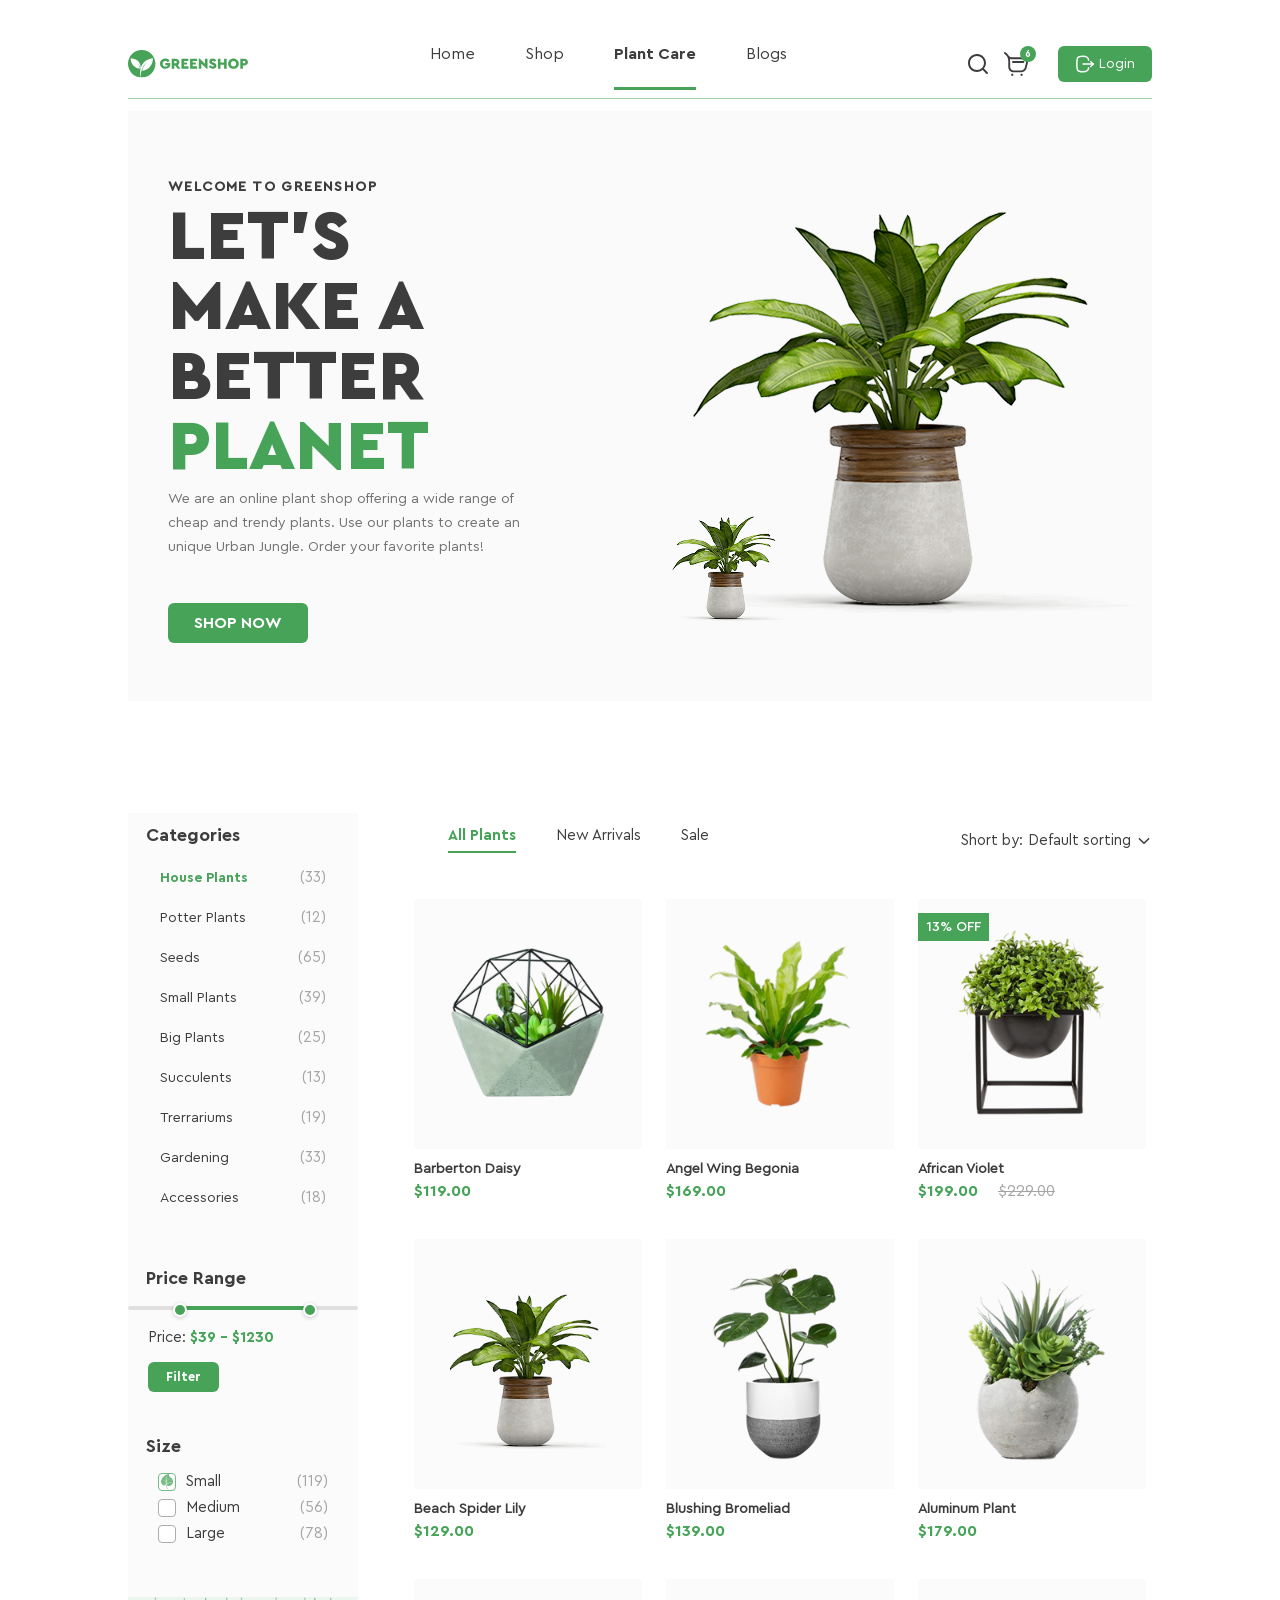
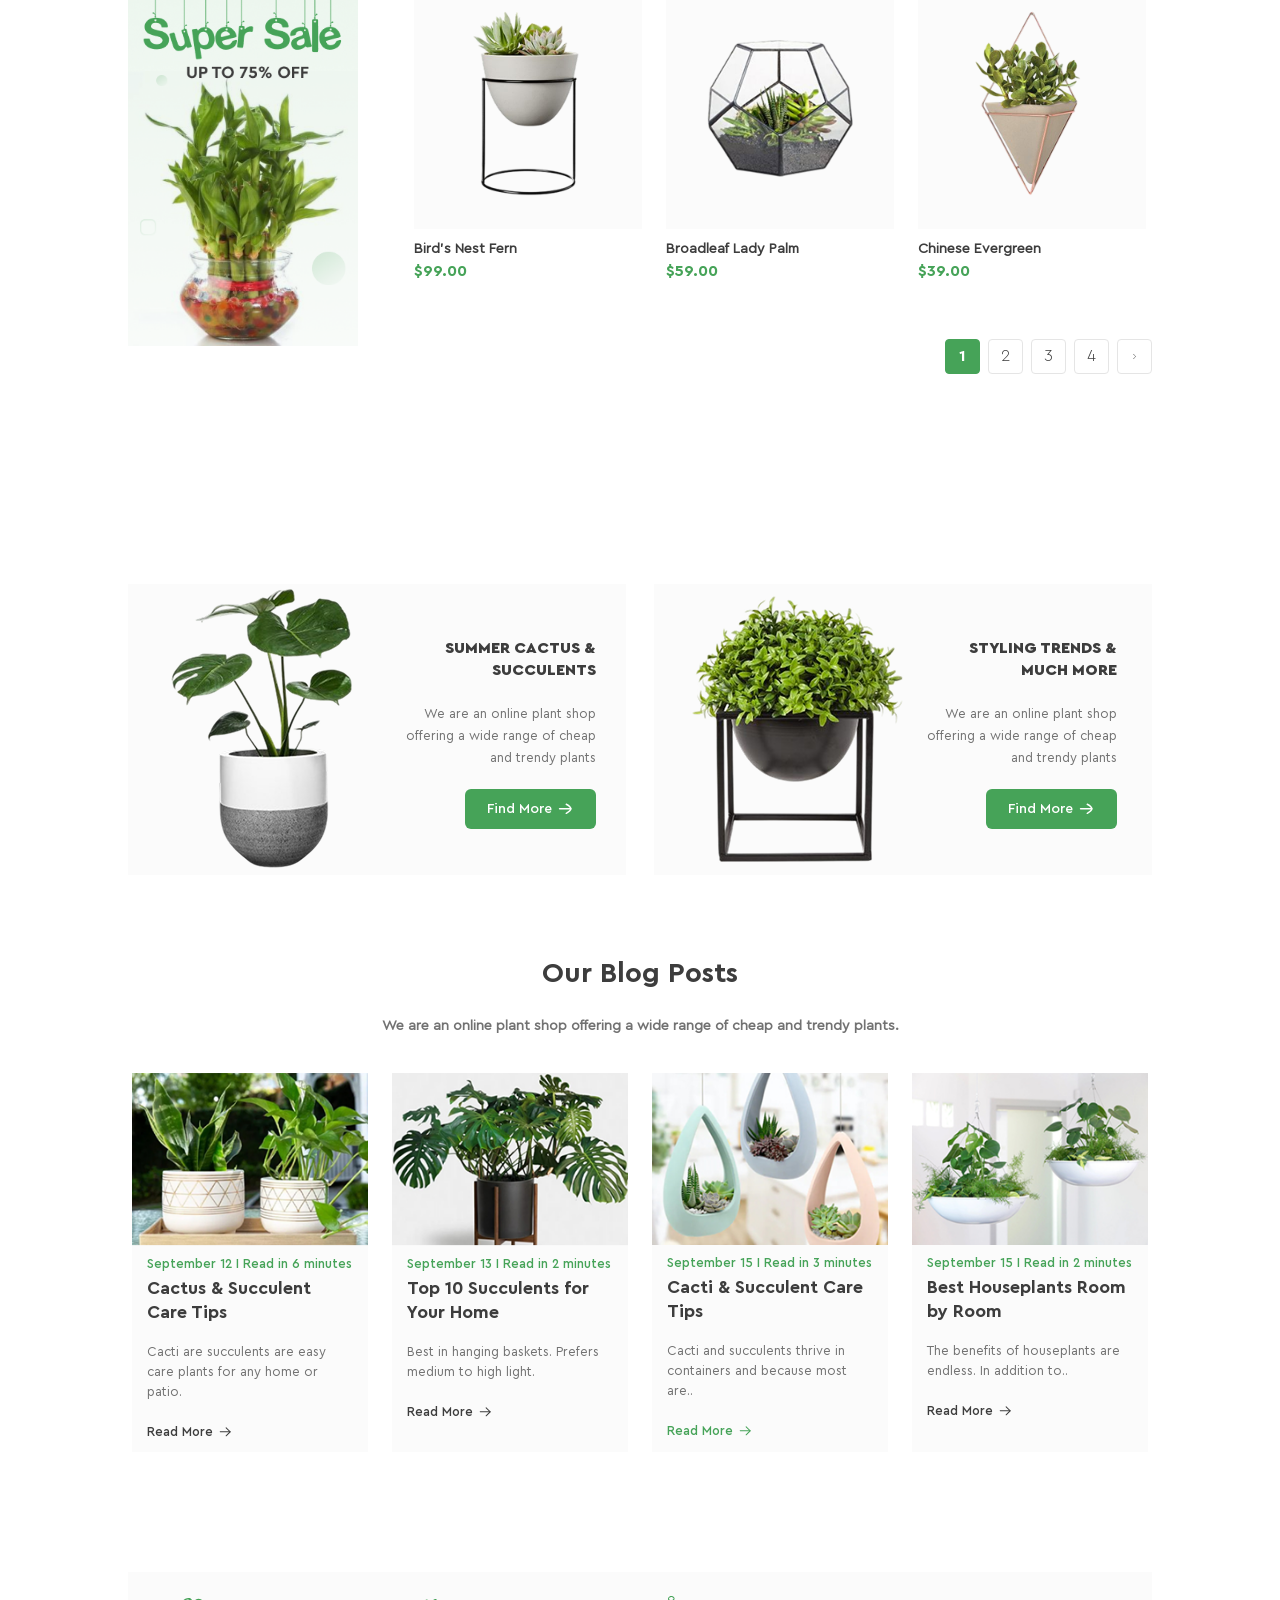
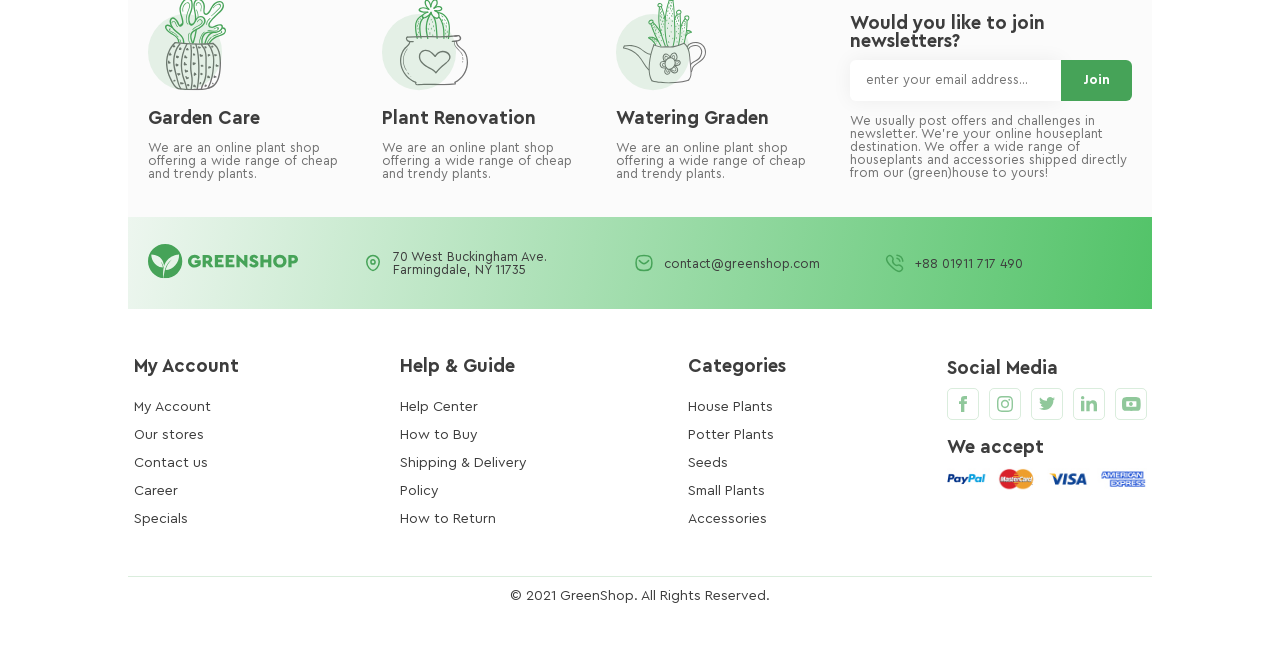
<file: index.html>
<!DOCTYPE html>
<html lang="en">
<head>
    <meta charset="UTF-8">
    <meta name="viewport" content="width=device-width, initial-scale=1.0">
    <title>GreenShop</title>
    <link rel="stylesheet" href="./styles/reset.css">
    <link rel="stylesheet" href="./styles/main.css">
    <link rel="preconnect" href="https://fonts.googleapis.com">
    <link rel="preconnect" href="https://fonts.gstatic.com" crossorigin>
    <link href="https://fonts.googleapis.com/css2?family=Encode+Sans+Expanded:wght@100;200;300;400;500;600;700;800;900&display=swap" rel="stylesheet">
</head>
<body>

    <!-- ========== HOME PAGE ========== -->
    <div class="home">
        <header class="header">
            <svg xmlns="http://www.w3.org/2000/svg" width="150" height="35" viewBox="0 0 150 35" fill="none">
                <g clip-path="url(#clip0_1_1069)">
                    <path d="M17.15 0C7.67748 0 0 7.67746 0 17.15C0 26.0201 6.73548 33.3175 15.3711 34.207C14.8496 29.9134 15.0436 26.4001 15.7067 23.5135C15.3347 21.7225 14.4898 19.0703 12.5734 17.1864C12.5734 17.1864 13.8348 19.0784 14.5181 21.6214C14.5181 21.6255 14.5221 21.6295 14.5221 21.6335C14.5949 21.9044 14.6596 22.1793 14.7162 22.4623C14.7283 22.527 14.7404 22.5917 14.7526 22.6604C14.8051 22.9515 14.8536 23.2426 14.886 23.5418C5.19513 22.3532 3.12921 13.6569 3.35561 10.3781C13.665 10.9482 15.7754 17.8292 16.0827 22.0985C19.4585 11.0412 30.1843 10.4024 31.0697 10.3781C31.4538 18.8763 25.1509 25.5026 17.6149 26.0807C17.6635 25.8503 17.7201 25.6198 17.7767 25.3934C17.7928 25.3247 17.813 25.26 17.8333 25.1913C17.8777 25.0296 17.9222 24.8679 17.9748 24.7061C17.995 24.6374 18.0192 24.5646 18.0394 24.4959C18.096 24.318 18.1567 24.1442 18.2173 23.9663C18.2335 23.9259 18.2456 23.8854 18.2618 23.845C18.3386 23.6348 18.4195 23.4326 18.5003 23.2305C18.5084 23.2143 18.5125 23.1941 18.5205 23.1779C18.5205 23.1779 18.5205 23.1779 18.5246 23.1779C20.4571 18.5043 24.0229 15.4439 24.0229 15.4439C17.0247 19.4868 15.8441 29.9983 15.6582 34.2231C16.1514 34.2676 16.6446 34.2999 17.15 34.2999C26.6225 34.2999 34.3 26.6225 34.3 17.15C34.3 7.67746 26.6225 0 17.15 0Z" fill="#46A358"/>
                    <path d="M46.7037 10.7454C48.9718 10.7454 50.8235 11.7197 52.0242 13.4986L49.7764 15.4109C48.9718 14.287 47.9975 13.7048 46.6471 13.7048C44.5691 13.7048 43.2753 15.0713 43.2753 17.1534C43.2753 19.2719 44.6418 20.695 46.8372 20.695C48.0177 20.695 48.9556 20.2826 49.554 19.5912V19.0091H46.6673V16.2356H52.7762V20.133C52.194 21.1639 51.3693 21.9887 50.3019 22.6234C49.2346 23.242 48.0339 23.5614 46.7037 23.5614C42.9923 23.618 39.9237 20.7313 39.9763 17.1534C39.9197 13.5956 42.9923 10.6888 46.7037 10.7454Z" fill="#46A358"/>
                    <path d="M61.9576 23.3316L59.168 19.4908H57.8379V23.3316H54.6157V10.9684H59.4672C62.2204 10.9684 64.2459 12.6543 64.2459 15.2215C64.2459 16.7376 63.5141 17.995 62.2972 18.7429L65.5558 23.3316H61.9576ZM57.8338 16.681H59.4833C60.3809 16.681 60.963 16.0988 60.963 15.2215C60.963 14.3442 60.3809 13.7782 59.4833 13.7782H57.8338V16.681Z" fill="#46A358"/>
                    <path d="M66.8333 10.9684H75.4124V13.8712H70.0555V15.5773H73.876V18.2739H70.0555V20.4288H75.6388V23.3316H66.8333V10.9684Z" fill="#46A358"/>
                    <path d="M77.6441 10.9684H86.2231V13.8712H80.8663V15.5773H84.6868V18.2739H80.8663V20.4288H86.4495V23.3316H77.6441V10.9684Z" fill="#46A358"/>
                    <path d="M99.4192 10.9683V23.5579H98.3882L91.681 17.057V23.3315H88.4588V10.7419H89.4897L96.197 17.1499V10.9683H99.4192Z" fill="#46A358"/>
                    <path d="M103.264 19.135C103.996 20.1094 104.764 20.7279 106.017 20.7279C106.862 20.7279 107.291 20.4288 107.291 19.8264C107.291 19.2846 107.008 19.1148 106.033 18.6822L104.76 18.1203C102.718 17.2187 101.631 16.0584 101.631 14.3927C101.631 12.2014 103.43 10.7379 105.957 10.7379C107.998 10.7379 109.442 11.7123 110.19 13.2283L108.035 14.8778C107.436 13.9803 106.874 13.5679 105.993 13.5679C105.318 13.5679 104.889 13.8307 104.889 14.3563C104.889 14.8051 105.152 15.0517 105.957 15.367L107.38 15.9654C109.535 16.867 110.545 17.9505 110.545 19.6929C110.545 22.0904 108.576 23.5539 106.009 23.5539C103.782 23.5539 101.982 22.4866 101.081 20.7805L103.264 19.135Z" fill="#46A358"/>
                    <path d="M112.393 10.9684H115.615V15.4843H120.131V10.9684H123.353V23.3316H120.131V18.3871H115.615V23.3316H112.393V10.9684Z" fill="#46A358"/>
                    <path d="M131.843 10.7419C135.441 10.6651 138.607 13.6084 138.53 17.1499C138.603 20.7279 135.441 23.6145 131.843 23.5579C128.229 23.6145 125.116 20.7279 125.193 17.1499C125.116 13.6084 128.229 10.6692 131.843 10.7419ZM131.859 13.7014C129.874 13.7014 128.488 15.1083 128.488 17.1499C128.488 18.1809 128.807 19.0218 129.426 19.6606C130.044 20.2791 130.869 20.5985 131.859 20.5985C133.772 20.5985 135.231 19.2118 135.231 17.1499C135.235 15.1083 133.772 13.7014 131.859 13.7014Z" fill="#46A358"/>
                    <path d="M140.374 10.9684H145.226C147.979 10.9684 150.004 12.6543 150.004 15.2215C150.004 17.7524 147.926 19.4908 145.226 19.4908H143.596V23.3316H140.374V10.9684ZM145.242 16.681C146.139 16.681 146.721 16.0988 146.721 15.2215C146.721 14.3442 146.139 13.7782 145.242 13.7782H143.592V16.681H145.242Z" fill="#46A358"/>
                </g>
                <defs>
                    <clipPath id="clip0_1_1069">
                        <rect width="150" height="34.2999" fill="white"/>
                    </clipPath>
                </defs>
            </svg>
            <menu class="menu">
                <li class="menuItem">Home</li>
                <li class="menuItem">Shop</li>
                <li class="menuItem active">Plant Care
                    <ul class="sublist">
                        <li class="sublistItem"><a href="">Drainage</a></li>
                        <li class="sublistItem"><a href="">Fungicides</a></li>
                        <li class="sublistItem"><a href="">Fertilizer</a></li>
                        <li class="sublistItem has-flyout">
                            <a href="" class="priming-link">
                                Priming
                                <span class="icon">
                                    <svg class="icon-default" xmlns="http://www.w3.org/2000/svg" width="6" height="10" viewBox="0 0 6 10" fill="none">
                                        <path d="M0.175481 0.945805C-0.0577829 0.730097 -0.0585955 0.379612 0.173666 0.162973C0.384812 -0.0339699 0.715893 -0.0524979 0.949599 0.107825L1.01657 0.161288L5.82452 4.60737C6.03721 4.80406 6.05656 5.11265 5.88256 5.32969L5.82455 5.39186L1.01661 9.83868C0.783363 10.0544 0.405981 10.0537 0.1737 9.83706C-0.0374635 9.64013 -0.0560146 9.33257 0.117598 9.1162L0.175446 9.05423L4.55905 4.99941L0.175481 0.945805Z" fill="#3D3D3D"/>
                                    </svg>
                                    <svg class="icon-active" xmlns="http://www.w3.org/2000/svg" width="6" height="10" viewBox="0 0 6 10" fill="none">
                                        <path d="M5.82452 9.0542C6.05778 9.2699 6.0586 9.62039 5.82633 9.83703C5.61519 10.034 5.28411 10.0525 5.0504 9.89217L4.98343 9.83871L0.17548 5.39263C-0.0372109 5.19594 -0.0565596 4.88735 0.117444 4.67031L0.175446 4.60814L4.98339 0.16132C5.21664 -0.0544048 5.59402 -0.0536792 5.8263 0.162941C6.03746 0.359869 6.05601 0.667429 5.8824 0.883799L5.82455 0.945772L1.44095 5.00059L5.82452 9.0542Z" fill="white"/>
                                    </svg>
                                </span>
                            </a>
                            <ul class="flyout">
                                <li><a href="">Universal</a></li>
                                <li><a href="">For Ficus</a></li>
                                <li><a href="">For Cacti</a></li>
                                <li><a href="">For Citrus</a></li>
                                <li><a href="">For those in bloom</a></li>
                                <li><a href="">For Orchids</a></li>
                            </ul>
                        </li>
                    </ul>
                </li>
                <li class="menuItem">Blogs</li>
            </menu>
            <button class="burger" id="burger" aria-label="Open menu">
                <span></span><span></span><span></span>
            </button>
                <div class="header-end">
                    <div class="header-icons">
                        <button class="icon-action" aria-label="Search">
                            <svg xmlns="http://www.w3.org/2000/svg" width="20" height="20" viewBox="0 0 20 20" fill="none">
                                <path d="M14.5726 16.0029C10.5755 19.1865 4.988 18.3056 2.02842 14.6542C-0.828088 11.129 -0.64944 6.04347 2.44943 2.82482C5.65137 -0.500594 10.6854 -0.944524 14.3346 1.78337C15.642 2.76051 16.6183 4.00364 17.2542 5.50838C17.8938 7.02186 18.0881 8.59654 17.8663 10.2205C17.6452 11.837 17 13.2775 15.9499 14.6217C16.0349 14.6773 16.1255 14.7173 16.1904 14.7822C17.3448 15.9311 18.4947 17.0843 19.6491 18.2331C19.9227 18.5054 20.0589 18.8225 19.9776 19.2047C19.8165 19.9651 18.9107 20.2586 18.3298 19.7366C18.0575 19.4925 17.807 19.2234 17.5484 18.9649C16.6002 18.0177 15.6526 17.0699 14.7044 16.1227C14.665 16.0853 14.6238 16.0503 14.5726 16.0029ZM15.9605 8.98677C15.9705 5.12689 12.8529 2.00627 8.98261 2.00065C5.12292 1.99503 2.00781 5.09068 1.99094 8.94806C1.97408 12.8173 5.08544 15.9467 8.96762 15.9648C12.8117 15.9829 15.9505 12.8504 15.9605 8.98677Z" fill="#3D3D3D"/>
                            </svg>
                        </button>
                        <button class="icon-action" aria-label="Cart">
                            <svg xmlns="http://www.w3.org/2000/svg" width="24" height="24" viewBox="0 0 24 24" fill="none">
                                <path d="M17.1558 20.25H9.89066C6.78905 20.25 4.26569 17.7267 4.26569 14.6251V8.85947C4.26569 5.9762 2.82861 3.30739 0.421544 1.72031C-0.0107343 1.43531 -0.130077 0.853876 0.154921 0.421598C0.439919 -0.0107278 1.02131 -0.130118 1.45368 0.154974C2.82776 1.06097 3.94254 2.2559 4.73969 3.63167C4.91195 3.82466 6.30104 5.29699 8.57821 5.29699H19.3738C22.3191 5.24191 24.6245 8.19769 23.8544 11.0406L22.6117 15.9939C21.9829 18.4998 19.7394 20.25 17.1558 20.25ZM5.90415 6.64234C6.06001 7.36238 6.14068 8.10483 6.14068 8.85947V14.6251C6.14068 16.6928 7.82292 18.375 9.89066 18.375H17.1558C18.8782 18.375 20.3739 17.2082 20.793 15.5376L22.0358 10.5844C22.4933 8.89509 21.1233 7.13931 19.3738 7.17198H8.57817C7.54828 7.17198 6.65185 6.94993 5.90415 6.64234ZM9.42191 22.8281C9.42191 22.1809 8.89724 21.6563 8.25004 21.6563C6.69511 21.7182 6.69647 23.9387 8.25004 24C8.89724 24 9.42191 23.4753 9.42191 22.8281ZM18.75 22.8281C18.75 22.1809 18.2253 21.6563 17.5781 21.6563C16.0232 21.7182 16.0245 23.9387 17.5781 24C18.2253 24 18.75 23.4753 18.75 22.8281ZM20.3113 9.98446C20.3113 9.46668 19.8916 9.04697 19.3738 9.04697H8.95316C7.7093 9.09647 7.71023 10.8729 8.95316 10.922H19.3738C19.8916 10.922 20.3113 10.5022 20.3113 9.98446Z" fill="#3D3D3D"/>
                            </svg>
                            <span class="icon-badge">6</span>
                        </button>
                    </div>
                    <a href="registration.html" class="headerbtn">
                        <svg xmlns="http://www.w3.org/2000/svg" width="20" height="20" viewBox="0 0 20 20" fill="none">
                            <path d="M18.1592 10.1006H8.125" stroke="white" stroke-width="1.5" stroke-linecap="round" stroke-linejoin="round"/>
                            <path d="M15.7202 7.67059L18.1602 10.1006L15.7202 12.5306" stroke="white" stroke-width="1.5" stroke-linecap="round" stroke-linejoin="round"/>
                            <path d="M13.6332 6.35826C13.3582 3.37493 12.2415 2.2916 7.79985 2.2916C1.88234 2.2916 1.88234 4.2166 1.88234 9.99993C1.88234 15.7833 1.88234 17.7083 7.79985 17.7083C12.2415 17.7083 13.3582 16.6249 13.6332 13.6416" stroke="white" stroke-width="1.5" stroke-linecap="round" stroke-linejoin="round"/>
                        </svg>
                        Login
                    </a>
                </div>
        </header>

        <main class="main">
            <div class="hero-text">
                <h3>Welcome to GreenShop</h3>
                <h2>Let's Make a Better <span>Planet</span></h2>
                <p>We are an online plant shop offering a wide range of cheap and trendy plants. Use our plants to create an unique Urban Jungle. Order your favorite plants!</p>
                <button class="shop-btn">SHOP NOW</button>
            </div>
            <div class="hero-image">
                <img class="main-plant" src="./img/01 1.png" alt="plant">
                <img class="small-plant" src="./img/01 2.png" alt="small plant">
            </div>
        </main>
    </div>

    <!-- ========== SHOP PAGE ========== -->
    <div class="shop">
        <aside class="sidebar">
             <div class="sidebar-section categories">
                <h2>Categories</h2>
                <ul>
                    <li class="active"><span>House Plants</span><span class="cat-count">(33)</span></li>
                    <li><span>Potter Plants</span><span class="cat-count">(12)</span></li>
                    <li><span>Seeds</span><span class="cat-count">(65)</span></li>
                    <li><span>Small Plants</span><span class="cat-count">(39)</span></li>
                    <li><span>Big Plants</span><span class="cat-count">(25)</span></li>
                    <li><span>Succulents</span><span class="cat-count">(13)</span></li>
                    <li><span>Trerrariums</span><span class="cat-count">(19)</span></li>
                    <li><span>Gardening</span><span class="cat-count">(33)</span></li>
                    <li><span>Accessories</span><span class="cat-count">(18)</span></li>
                </ul>
            </div>

            <div class="sidebar-section price-filter">
                <h2>Price Range</h2>
                <div class="range-slider">
                    <div class="range-track">
                        <div class="range-fill"></div>
                        <input type="range" min="0" max="1000" value="200" class="range-min">
                        <input type="range" min="0" max="1000" value="800" class="range-max">
                    </div>
                    <div class="range-info">
                        <span>Price: <strong>$39 - $1230</strong></span>
                        <button class="filter-btn">Filter</button>
                    </div>
                </div>
            </div>

            <div class="sidebar-section size-filter">
                <h2>Size</h2>
                <ul>
                    <li>
                        <label class="checkbox-label">
                            <input type="checkbox" checked>
                            <span class="checkmark"></span>
                            <span class="checkbox-text">Small</span>
                            <span class="cat-count">(119)</span>
                        </label>
                    </li>
                    <li>
                        <label class="checkbox-label">
                            <input type="checkbox">
                            <span class="checkmark"></span>
                            <span class="checkbox-text">Medium</span>
                            <span class="cat-count">(56)</span>
                        </label>
                    </li>
                    <li>
                        <label class="checkbox-label">
                            <input type="checkbox">
                            <span class="checkmark"></span>
                            <span class="checkbox-text">Large</span>
                            <span class="cat-count">(78)</span>
                        </label>
                    </li>
                </ul>
            </div>
            <img src="./img/Super Sale Banner.png" alt="Super Sale Banner">
        </aside>

        <section class="product-section">
            <div class="product-header">
                <nav class="tabs">
                    <ul>
                        <li class="active">All Plants</li>
                        <li>New Arrivals</li>
                        <li>Sale</li>
                    </ul>
                </nav>
                <div class="sort">
                    <p>Short by:</p>
                    <span>Default sorting</span>
                    <img src="./img/Arrow - Down 2.svg" alt="">
                </div>
            </div>

            <div class="products-card">
                <!-- 1. Barberton Daisy -->
                <div class="card">
                    <div class="rectangle">
                        <img src="./img/image 1.png" alt="Barberton Daisy">
                        <div class="icons">
                            <button class="icon-btn"><svg xmlns="http://www.w3.org/2000/svg" width="20" height="20" viewBox="0 0 20 20" fill="none"><g clip-path="url(#clip0_2_1949)"><path d="M14.294 16.8745H8.24077C5.65655 16.8745 3.55412 14.7721 3.55412 12.1879V7.38405C3.55412 4.98175 2.35676 2.75813 0.351225 1.4358C-0.00894369 1.19834 -0.108379 0.713895 0.129078 0.353726C0.366535 -0.00648163 0.850939 -0.105956 1.21119 0.131579C2.35606 0.886442 3.28487 1.88204 3.94905 3.02832C4.09258 3.18911 5.24995 4.41584 7.14726 4.41584H16.142C18.596 4.36995 20.5168 6.83267 19.8752 9.20138L18.8397 13.3284C18.3159 15.4163 16.4466 16.8745 14.294 16.8745ZM4.91926 5.53677C5.04912 6.1367 5.11634 6.7553 5.11634 7.38405V12.1879C5.11634 13.9107 6.51796 15.3123 8.24077 15.3123H14.294C15.7291 15.3123 16.9752 14.3401 17.3245 12.9482L18.3599 8.82121C18.7412 7.41373 17.5997 5.95084 16.142 5.97806H7.14722C6.28913 5.97806 5.54224 5.79305 4.91926 5.53677ZM7.85021 19.0226C7.85021 18.4833 7.41307 18.0462 6.87383 18.0462C5.57828 18.0978 5.57942 19.9479 6.87383 19.999C7.41307 19.999 7.85021 19.5618 7.85021 19.0226ZM15.6222 19.0226C15.6222 18.4833 15.1851 18.0462 14.6459 18.0462C13.3503 18.0978 13.3514 19.9479 14.6459 19.999C15.1851 19.999 15.6222 19.5618 15.6222 19.0226ZM16.9231 8.32138C16.9231 7.88998 16.5734 7.54027 16.142 7.54027H7.45966C6.42329 7.58152 6.42407 9.0616 7.45966 9.10249H16.142C16.5734 9.10249 16.9231 8.75279 16.9231 8.32138Z" fill="currentColor"/></g><defs><clipPath id="clip0_2_1949"><rect width="20" height="20" fill="white"/></clipPath></defs></svg></button>
                            <button class="icon-btn"><svg xmlns="http://www.w3.org/2000/svg" width="20" height="20" viewBox="0 0 20 20" fill="none"><path d="M10 18.8873C9.71527 18.8873 9.44077 18.7842 9.22684 18.5968C8.41888 17.8903 7.63992 17.2264 6.95267 16.6408L6.94916 16.6377C4.93423 14.9207 3.19427 13.4378 1.98364 11.9771C0.630341 10.3441 0 8.79578 0 7.10434C0 5.46097 0.563507 3.94485 1.58661 2.83508C2.62192 1.71219 4.04251 1.09375 5.58716 1.09375C6.74164 1.09375 7.79892 1.45874 8.72955 2.1785C9.19922 2.54181 9.62494 2.98645 10 3.5051C10.3752 2.98645 10.8008 2.54181 11.2706 2.1785C12.2012 1.45874 13.2585 1.09375 14.413 1.09375C15.9575 1.09375 17.3782 1.71219 18.4135 2.83508C19.4366 3.94485 20 5.46097 20 7.10434C20 8.79578 19.3698 10.3441 18.0165 11.9769C16.8059 13.4378 15.0661 14.9205 13.0515 16.6374C12.363 17.224 11.5828 17.8889 10.773 18.5971C10.5592 18.7842 10.2846 18.8873 10 18.8873ZM5.58716 2.26532C4.37363 2.26532 3.25882 2.74963 2.44781 3.62915C1.62476 4.52194 1.17142 5.75607 1.17142 7.10434C1.17142 8.52692 1.70013 9.79919 2.88559 11.2296C4.03137 12.6122 5.73563 14.0645 7.70889 15.7462L7.71255 15.7492C8.4024 16.3371 9.18442 17.0036 9.99832 17.7153C10.8171 17.0023 11.6003 16.3347 12.2916 15.7458C14.2647 14.0642 15.9688 12.6122 17.1146 11.2296C18.2999 9.79919 18.8286 8.52692 18.8286 7.10434C18.8286 5.75607 18.3752 4.52194 17.5522 3.62915C16.7413 2.74963 15.6264 2.26532 14.413 2.26532C13.524 2.26532 12.7078 2.54791 11.9872 3.10516C11.3449 3.60199 10.8975 4.23004 10.6352 4.66949C10.5003 4.89548 10.2629 5.03036 10 5.03036C9.73709 5.03036 9.49966 4.89548 9.36478 4.66949C9.10263 4.23004 8.65524 3.60199 8.01285 3.10516C7.29218 2.54791 6.47598 2.26532 5.58716 2.26532Z" fill="currentColor"/></svg></button>
                            <button class="icon-btn"><svg xmlns="http://www.w3.org/2000/svg" width="20" height="20" viewBox="0 0 20 20" fill="none"><g clip-path="url(#clip0_2_1953)"><path d="M14.5656 16.0023C10.5704 19.1859 4.98549 18.3049 2.02729 14.6536C-0.827886 11.1285 -0.64932 6.04314 2.44811 2.82458C5.64856 -0.50074 10.6802 -0.944658 14.3277 1.78316C15.6345 2.76027 16.6104 4.00337 17.246 5.50807C17.8853 7.02151 18.0795 8.59614 17.8578 10.2201C17.6368 11.8365 16.9918 13.2769 15.9423 14.6212C16.0272 14.6767 16.1178 14.7167 16.1827 14.7816C17.3365 15.9305 18.4859 17.0836 19.6397 18.2325C19.9132 18.5047 20.0493 18.8218 19.9682 19.204C19.8071 19.9644 18.9018 20.2579 18.3211 19.7359C18.0489 19.4918 17.7985 19.2227 17.54 18.9642C16.5923 18.0171 15.6451 17.0693 14.6973 16.1221C14.658 16.0847 14.6168 16.0497 14.5656 16.0023ZM15.9529 8.98636C15.9629 5.12659 12.8468 2.00605 8.97825 2.00043C5.12035 1.99481 2.00669 5.09037 1.98983 8.94765C1.97297 12.8168 5.08289 15.9461 8.96326 15.9642C12.8055 15.9823 15.9429 12.8499 15.9529 8.98636Z" fill="currentColor"/></g><defs><clipPath id="clip0_2_1953"><rect width="19.9913" height="20" fill="white"/></clipPath></defs></svg></button>
                        </div>
                    </div>
                    <h4>Barberton Daisy</h4>
                    <span>$119.00</span>
                </div>

                <!-- 2. Angel Wing Begonia -->
                <div class="card">
                    <div class="rectangle">
                        <img src="./img/product-21-320x320 1.png" alt="Angel Wing Begonia">
                        <div class="icons">
                            <button class="icon-btn"><svg xmlns="http://www.w3.org/2000/svg" width="20" height="20" viewBox="0 0 20 20" fill="none"><g clip-path="url(#clip0_2_1949)"><path d="M14.294 16.8745H8.24077C5.65655 16.8745 3.55412 14.7721 3.55412 12.1879V7.38405C3.55412 4.98175 2.35676 2.75813 0.351225 1.4358C-0.00894369 1.19834 -0.108379 0.713895 0.129078 0.353726C0.366535 -0.00648163 0.850939 -0.105956 1.21119 0.131579C2.35606 0.886442 3.28487 1.88204 3.94905 3.02832C4.09258 3.18911 5.24995 4.41584 7.14726 4.41584H16.142C18.596 4.36995 20.5168 6.83267 19.8752 9.20138L18.8397 13.3284C18.3159 15.4163 16.4466 16.8745 14.294 16.8745ZM4.91926 5.53677C5.04912 6.1367 5.11634 6.7553 5.11634 7.38405V12.1879C5.11634 13.9107 6.51796 15.3123 8.24077 15.3123H14.294C15.7291 15.3123 16.9752 14.3401 17.3245 12.9482L18.3599 8.82121C18.7412 7.41373 17.5997 5.95084 16.142 5.97806H7.14722C6.28913 5.97806 5.54224 5.79305 4.91926 5.53677ZM7.85021 19.0226C7.85021 18.4833 7.41307 18.0462 6.87383 18.0462C5.57828 18.0978 5.57942 19.9479 6.87383 19.999C7.41307 19.999 7.85021 19.5618 7.85021 19.0226ZM15.6222 19.0226C15.6222 18.4833 15.1851 18.0462 14.6459 18.0462C13.3503 18.0978 13.3514 19.9479 14.6459 19.999C15.1851 19.999 15.6222 19.5618 15.6222 19.0226ZM16.9231 8.32138C16.9231 7.88998 16.5734 7.54027 16.142 7.54027H7.45966C6.42329 7.58152 6.42407 9.0616 7.45966 9.10249H16.142C16.5734 9.10249 16.9231 8.75279 16.9231 8.32138Z" fill="currentColor"/></g><defs><clipPath id="clip0_2_1949"><rect width="20" height="20" fill="white"/></clipPath></defs></svg></button>
                            <button class="icon-btn"><svg xmlns="http://www.w3.org/2000/svg" width="20" height="20" viewBox="0 0 20 20" fill="none"><path d="M10 18.8873C9.71527 18.8873 9.44077 18.7842 9.22684 18.5968C8.41888 17.8903 7.63992 17.2264 6.95267 16.6408L6.94916 16.6377C4.93423 14.9207 3.19427 13.4378 1.98364 11.9771C0.630341 10.3441 0 8.79578 0 7.10434C0 5.46097 0.563507 3.94485 1.58661 2.83508C2.62192 1.71219 4.04251 1.09375 5.58716 1.09375C6.74164 1.09375 7.79892 1.45874 8.72955 2.1785C9.19922 2.54181 9.62494 2.98645 10 3.5051C10.3752 2.98645 10.8008 2.54181 11.2706 2.1785C12.2012 1.45874 13.2585 1.09375 14.413 1.09375C15.9575 1.09375 17.3782 1.71219 18.4135 2.83508C19.4366 3.94485 20 5.46097 20 7.10434C20 8.79578 19.3698 10.3441 18.0165 11.9769C16.8059 13.4378 15.0661 14.9205 13.0515 16.6374C12.363 17.224 11.5828 17.8889 10.773 18.5971C10.5592 18.7842 10.2846 18.8873 10 18.8873ZM5.58716 2.26532C4.37363 2.26532 3.25882 2.74963 2.44781 3.62915C1.62476 4.52194 1.17142 5.75607 1.17142 7.10434C1.17142 8.52692 1.70013 9.79919 2.88559 11.2296C4.03137 12.6122 5.73563 14.0645 7.70889 15.7462L7.71255 15.7492C8.4024 16.3371 9.18442 17.0036 9.99832 17.7153C10.8171 17.0023 11.6003 16.3347 12.2916 15.7458C14.2647 14.0642 15.9688 12.6122 17.1146 11.2296C18.2999 9.79919 18.8286 8.52692 18.8286 7.10434C18.8286 5.75607 18.3752 4.52194 17.5522 3.62915C16.7413 2.74963 15.6264 2.26532 14.413 2.26532C13.524 2.26532 12.7078 2.54791 11.9872 3.10516C11.3449 3.60199 10.8975 4.23004 10.6352 4.66949C10.5003 4.89548 10.2629 5.03036 10 5.03036C9.73709 5.03036 9.49966 4.89548 9.36478 4.66949C9.10263 4.23004 8.65524 3.60199 8.01285 3.10516C7.29218 2.54791 6.47598 2.26532 5.58716 2.26532Z" fill="currentColor"/></svg></button>
                            <button class="icon-btn"><svg xmlns="http://www.w3.org/2000/svg" width="20" height="20" viewBox="0 0 20 20" fill="none"><g clip-path="url(#clip0_2_1953)"><path d="M14.5656 16.0023C10.5704 19.1859 4.98549 18.3049 2.02729 14.6536C-0.827886 11.1285 -0.64932 6.04314 2.44811 2.82458C5.64856 -0.50074 10.6802 -0.944658 14.3277 1.78316C15.6345 2.76027 16.6104 4.00337 17.246 5.50807C17.8853 7.02151 18.0795 8.59614 17.8578 10.2201C17.6368 11.8365 16.9918 13.2769 15.9423 14.6212C16.0272 14.6767 16.1178 14.7167 16.1827 14.7816C17.3365 15.9305 18.4859 17.0836 19.6397 18.2325C19.9132 18.5047 20.0493 18.8218 19.9682 19.204C19.8071 19.9644 18.9018 20.2579 18.3211 19.7359C18.0489 19.4918 17.7985 19.2227 17.54 18.9642C16.5923 18.0171 15.6451 17.0693 14.6973 16.1221C14.658 16.0847 14.6168 16.0497 14.5656 16.0023ZM15.9529 8.98636C15.9629 5.12659 12.8468 2.00605 8.97825 2.00043C5.12035 1.99481 2.00669 5.09037 1.98983 8.94765C1.97297 12.8168 5.08289 15.9461 8.96326 15.9642C12.8055 15.9823 15.9429 12.8499 15.9529 8.98636Z" fill="currentColor"/></g><defs><clipPath id="clip0_2_1953"><rect width="19.9913" height="20" fill="white"/></clipPath></defs></svg></button>
                        </div>
                    </div>
                    <h4>Angel Wing Begonia</h4>
                    <span>$169.00</span>
                </div>

                <!-- 3. African Violet -->
                <div class="card">
                    <div class="rectangle">
                        <img src="./img/image 2.png" alt="African Violet">
                        <div class="icons">
                            <button class="icon-btn"><svg xmlns="http://www.w3.org/2000/svg" width="20" height="20" viewBox="0 0 20 20" fill="none"><g clip-path="url(#clip0_2_1949)"><path d="M14.294 16.8745H8.24077C5.65655 16.8745 3.55412 14.7721 3.55412 12.1879V7.38405C3.55412 4.98175 2.35676 2.75813 0.351225 1.4358C-0.00894369 1.19834 -0.108379 0.713895 0.129078 0.353726C0.366535 -0.00648163 0.850939 -0.105956 1.21119 0.131579C2.35606 0.886442 3.28487 1.88204 3.94905 3.02832C4.09258 3.18911 5.24995 4.41584 7.14726 4.41584H16.142C18.596 4.36995 20.5168 6.83267 19.8752 9.20138L18.8397 13.3284C18.3159 15.4163 16.4466 16.8745 14.294 16.8745ZM4.91926 5.53677C5.04912 6.1367 5.11634 6.7553 5.11634 7.38405V12.1879C5.11634 13.9107 6.51796 15.3123 8.24077 15.3123H14.294C15.7291 15.3123 16.9752 14.3401 17.3245 12.9482L18.3599 8.82121C18.7412 7.41373 17.5997 5.95084 16.142 5.97806H7.14722C6.28913 5.97806 5.54224 5.79305 4.91926 5.53677ZM7.85021 19.0226C7.85021 18.4833 7.41307 18.0462 6.87383 18.0462C5.57828 18.0978 5.57942 19.9479 6.87383 19.999C7.41307 19.999 7.85021 19.5618 7.85021 19.0226ZM15.6222 19.0226C15.6222 18.4833 15.1851 18.0462 14.6459 18.0462C13.3503 18.0978 13.3514 19.9479 14.6459 19.999C15.1851 19.999 15.6222 19.5618 15.6222 19.0226ZM16.9231 8.32138C16.9231 7.88998 16.5734 7.54027 16.142 7.54027H7.45966C6.42329 7.58152 6.42407 9.0616 7.45966 9.10249H16.142C16.5734 9.10249 16.9231 8.75279 16.9231 8.32138Z" fill="currentColor"/></g><defs><clipPath id="clip0_2_1949"><rect width="20" height="20" fill="white"/></clipPath></defs></svg></button>
                            <button class="icon-btn"><svg xmlns="http://www.w3.org/2000/svg" width="20" height="20" viewBox="0 0 20 20" fill="none"><path d="M10 18.8873C9.71527 18.8873 9.44077 18.7842 9.22684 18.5968C8.41888 17.8903 7.63992 17.2264 6.95267 16.6408L6.94916 16.6377C4.93423 14.9207 3.19427 13.4378 1.98364 11.9771C0.630341 10.3441 0 8.79578 0 7.10434C0 5.46097 0.563507 3.94485 1.58661 2.83508C2.62192 1.71219 4.04251 1.09375 5.58716 1.09375C6.74164 1.09375 7.79892 1.45874 8.72955 2.1785C9.19922 2.54181 9.62494 2.98645 10 3.5051C10.3752 2.98645 10.8008 2.54181 11.2706 2.1785C12.2012 1.45874 13.2585 1.09375 14.413 1.09375C15.9575 1.09375 17.3782 1.71219 18.4135 2.83508C19.4366 3.94485 20 5.46097 20 7.10434C20 8.79578 19.3698 10.3441 18.0165 11.9769C16.8059 13.4378 15.0661 14.9205 13.0515 16.6374C12.363 17.224 11.5828 17.8889 10.773 18.5971C10.5592 18.7842 10.2846 18.8873 10 18.8873ZM5.58716 2.26532C4.37363 2.26532 3.25882 2.74963 2.44781 3.62915C1.62476 4.52194 1.17142 5.75607 1.17142 7.10434C1.17142 8.52692 1.70013 9.79919 2.88559 11.2296C4.03137 12.6122 5.73563 14.0645 7.70889 15.7462L7.71255 15.7492C8.4024 16.3371 9.18442 17.0036 9.99832 17.7153C10.8171 17.0023 11.6003 16.3347 12.2916 15.7458C14.2647 14.0642 15.9688 12.6122 17.1146 11.2296C18.2999 9.79919 18.8286 8.52692 18.8286 7.10434C18.8286 5.75607 18.3752 4.52194 17.5522 3.62915C16.7413 2.74963 15.6264 2.26532 14.413 2.26532C13.524 2.26532 12.7078 2.54791 11.9872 3.10516C11.3449 3.60199 10.8975 4.23004 10.6352 4.66949C10.5003 4.89548 10.2629 5.03036 10 5.03036C9.73709 5.03036 9.49966 4.89548 9.36478 4.66949C9.10263 4.23004 8.65524 3.60199 8.01285 3.10516C7.29218 2.54791 6.47598 2.26532 5.58716 2.26532Z" fill="currentColor"/></svg></button>
                            <button class="icon-btn"><svg xmlns="http://www.w3.org/2000/svg" width="20" height="20" viewBox="0 0 20 20" fill="none"><g clip-path="url(#clip0_2_1953)"><path d="M14.5656 16.0023C10.5704 19.1859 4.98549 18.3049 2.02729 14.6536C-0.827886 11.1285 -0.64932 6.04314 2.44811 2.82458C5.64856 -0.50074 10.6802 -0.944658 14.3277 1.78316C15.6345 2.76027 16.6104 4.00337 17.246 5.50807C17.8853 7.02151 18.0795 8.59614 17.8578 10.2201C17.6368 11.8365 16.9918 13.2769 15.9423 14.6212C16.0272 14.6767 16.1178 14.7167 16.1827 14.7816C17.3365 15.9305 18.4859 17.0836 19.6397 18.2325C19.9132 18.5047 20.0493 18.8218 19.9682 19.204C19.8071 19.9644 18.9018 20.2579 18.3211 19.7359C18.0489 19.4918 17.7985 19.2227 17.54 18.9642C16.5923 18.0171 15.6451 17.0693 14.6973 16.1221C14.658 16.0847 14.6168 16.0497 14.5656 16.0023ZM15.9529 8.98636C15.9629 5.12659 12.8468 2.00605 8.97825 2.00043C5.12035 1.99481 2.00669 5.09037 1.98983 8.94765C1.97297 12.8168 5.08289 15.9461 8.96326 15.9642C12.8055 15.9823 15.9429 12.8499 15.9529 8.98636Z" fill="currentColor"/></g><defs><clipPath id="clip0_2_1953"><rect width="19.9913" height="20" fill="white"/></clipPath></defs></svg></button>
                        </div>
                        <div class="discount">13% OFF</div>
                    </div>
                    <h4>African Violet</h4>
                    <span>$199.00 <span class="old_price">$229.00</span></span>
                </div>

                <!-- 4. Beach Spider Lily -->
                <div class="card">
                    <div class="rectangle">
                        <img src="./img/01 3.png" alt="Beach Spider Lily">
                        <div class="icons">
                            <button class="icon-btn"><svg xmlns="http://www.w3.org/2000/svg" width="20" height="20" viewBox="0 0 20 20" fill="none"><g clip-path="url(#clip0_2_1949)"><path d="M14.294 16.8745H8.24077C5.65655 16.8745 3.55412 14.7721 3.55412 12.1879V7.38405C3.55412 4.98175 2.35676 2.75813 0.351225 1.4358C-0.00894369 1.19834 -0.108379 0.713895 0.129078 0.353726C0.366535 -0.00648163 0.850939 -0.105956 1.21119 0.131579C2.35606 0.886442 3.28487 1.88204 3.94905 3.02832C4.09258 3.18911 5.24995 4.41584 7.14726 4.41584H16.142C18.596 4.36995 20.5168 6.83267 19.8752 9.20138L18.8397 13.3284C18.3159 15.4163 16.4466 16.8745 14.294 16.8745ZM4.91926 5.53677C5.04912 6.1367 5.11634 6.7553 5.11634 7.38405V12.1879C5.11634 13.9107 6.51796 15.3123 8.24077 15.3123H14.294C15.7291 15.3123 16.9752 14.3401 17.3245 12.9482L18.3599 8.82121C18.7412 7.41373 17.5997 5.95084 16.142 5.97806H7.14722C6.28913 5.97806 5.54224 5.79305 4.91926 5.53677ZM7.85021 19.0226C7.85021 18.4833 7.41307 18.0462 6.87383 18.0462C5.57828 18.0978 5.57942 19.9479 6.87383 19.999C7.41307 19.999 7.85021 19.5618 7.85021 19.0226ZM15.6222 19.0226C15.6222 18.4833 15.1851 18.0462 14.6459 18.0462C13.3503 18.0978 13.3514 19.9479 14.6459 19.999C15.1851 19.999 15.6222 19.5618 15.6222 19.0226ZM16.9231 8.32138C16.9231 7.88998 16.5734 7.54027 16.142 7.54027H7.45966C6.42329 7.58152 6.42407 9.0616 7.45966 9.10249H16.142C16.5734 9.10249 16.9231 8.75279 16.9231 8.32138Z" fill="currentColor"/></g><defs><clipPath id="clip0_2_1949"><rect width="20" height="20" fill="white"/></clipPath></defs></svg></button>
                            <button class="icon-btn"><svg xmlns="http://www.w3.org/2000/svg" width="20" height="20" viewBox="0 0 20 20" fill="none"><path d="M10 18.8873C9.71527 18.8873 9.44077 18.7842 9.22684 18.5968C8.41888 17.8903 7.63992 17.2264 6.95267 16.6408L6.94916 16.6377C4.93423 14.9207 3.19427 13.4378 1.98364 11.9771C0.630341 10.3441 0 8.79578 0 7.10434C0 5.46097 0.563507 3.94485 1.58661 2.83508C2.62192 1.71219 4.04251 1.09375 5.58716 1.09375C6.74164 1.09375 7.79892 1.45874 8.72955 2.1785C9.19922 2.54181 9.62494 2.98645 10 3.5051C10.3752 2.98645 10.8008 2.54181 11.2706 2.1785C12.2012 1.45874 13.2585 1.09375 14.413 1.09375C15.9575 1.09375 17.3782 1.71219 18.4135 2.83508C19.4366 3.94485 20 5.46097 20 7.10434C20 8.79578 19.3698 10.3441 18.0165 11.9769C16.8059 13.4378 15.0661 14.9205 13.0515 16.6374C12.363 17.224 11.5828 17.8889 10.773 18.5971C10.5592 18.7842 10.2846 18.8873 10 18.8873ZM5.58716 2.26532C4.37363 2.26532 3.25882 2.74963 2.44781 3.62915C1.62476 4.52194 1.17142 5.75607 1.17142 7.10434C1.17142 8.52692 1.70013 9.79919 2.88559 11.2296C4.03137 12.6122 5.73563 14.0645 7.70889 15.7462L7.71255 15.7492C8.4024 16.3371 9.18442 17.0036 9.99832 17.7153C10.8171 17.0023 11.6003 16.3347 12.2916 15.7458C14.2647 14.0642 15.9688 12.6122 17.1146 11.2296C18.2999 9.79919 18.8286 8.52692 18.8286 7.10434C18.8286 5.75607 18.3752 4.52194 17.5522 3.62915C16.7413 2.74963 15.6264 2.26532 14.413 2.26532C13.524 2.26532 12.7078 2.54791 11.9872 3.10516C11.3449 3.60199 10.8975 4.23004 10.6352 4.66949C10.5003 4.89548 10.2629 5.03036 10 5.03036C9.73709 5.03036 9.49966 4.89548 9.36478 4.66949C9.10263 4.23004 8.65524 3.60199 8.01285 3.10516C7.29218 2.54791 6.47598 2.26532 5.58716 2.26532Z" fill="currentColor"/></svg></button>
                            <button class="icon-btn"><svg xmlns="http://www.w3.org/2000/svg" width="20" height="20" viewBox="0 0 20 20" fill="none"><g clip-path="url(#clip0_2_1953)"><path d="M14.5656 16.0023C10.5704 19.1859 4.98549 18.3049 2.02729 14.6536C-0.827886 11.1285 -0.64932 6.04314 2.44811 2.82458C5.64856 -0.50074 10.6802 -0.944658 14.3277 1.78316C15.6345 2.76027 16.6104 4.00337 17.246 5.50807C17.8853 7.02151 18.0795 8.59614 17.8578 10.2201C17.6368 11.8365 16.9918 13.2769 15.9423 14.6212C16.0272 14.6767 16.1178 14.7167 16.1827 14.7816C17.3365 15.9305 18.4859 17.0836 19.6397 18.2325C19.9132 18.5047 20.0493 18.8218 19.9682 19.204C19.8071 19.9644 18.9018 20.2579 18.3211 19.7359C18.0489 19.4918 17.7985 19.2227 17.54 18.9642C16.5923 18.0171 15.6451 17.0693 14.6973 16.1221C14.658 16.0847 14.6168 16.0497 14.5656 16.0023ZM15.9529 8.98636C15.9629 5.12659 12.8468 2.00605 8.97825 2.00043C5.12035 1.99481 2.00669 5.09037 1.98983 8.94765C1.97297 12.8168 5.08289 15.9461 8.96326 15.9642C12.8055 15.9823 15.9429 12.8499 15.9529 8.98636Z" fill="currentColor"/></g><defs><clipPath id="clip0_2_1953"><rect width="19.9913" height="20" fill="white"/></clipPath></defs></svg></button>
                        </div>
                    </div>
                    <h4>Beach Spider Lily</h4>
                    <span>$129.00</span>
                </div>

                <!-- 5. Blushing Bromeliad -->
                <div class="card">
                    <div class="rectangle">
                        <img src="./img/image 7.png" alt="Blushing Bromeliad">
                        <div class="icons">
                            <button class="icon-btn"><svg xmlns="http://www.w3.org/2000/svg" width="20" height="20" viewBox="0 0 20 20" fill="none"><g clip-path="url(#clip0_2_1949)"><path d="M14.294 16.8745H8.24077C5.65655 16.8745 3.55412 14.7721 3.55412 12.1879V7.38405C3.55412 4.98175 2.35676 2.75813 0.351225 1.4358C-0.00894369 1.19834 -0.108379 0.713895 0.129078 0.353726C0.366535 -0.00648163 0.850939 -0.105956 1.21119 0.131579C2.35606 0.886442 3.28487 1.88204 3.94905 3.02832C4.09258 3.18911 5.24995 4.41584 7.14726 4.41584H16.142C18.596 4.36995 20.5168 6.83267 19.8752 9.20138L18.8397 13.3284C18.3159 15.4163 16.4466 16.8745 14.294 16.8745ZM4.91926 5.53677C5.04912 6.1367 5.11634 6.7553 5.11634 7.38405V12.1879C5.11634 13.9107 6.51796 15.3123 8.24077 15.3123H14.294C15.7291 15.3123 16.9752 14.3401 17.3245 12.9482L18.3599 8.82121C18.7412 7.41373 17.5997 5.95084 16.142 5.97806H7.14722C6.28913 5.97806 5.54224 5.79305 4.91926 5.53677ZM7.85021 19.0226C7.85021 18.4833 7.41307 18.0462 6.87383 18.0462C5.57828 18.0978 5.57942 19.9479 6.87383 19.999C7.41307 19.999 7.85021 19.5618 7.85021 19.0226ZM15.6222 19.0226C15.6222 18.4833 15.1851 18.0462 14.6459 18.0462C13.3503 18.0978 13.3514 19.9479 14.6459 19.999C15.1851 19.999 15.6222 19.5618 15.6222 19.0226ZM16.9231 8.32138C16.9231 7.88998 16.5734 7.54027 16.142 7.54027H7.45966C6.42329 7.58152 6.42407 9.0616 7.45966 9.10249H16.142C16.5734 9.10249 16.9231 8.75279 16.9231 8.32138Z" fill="currentColor"/></g><defs><clipPath id="clip0_2_1949"><rect width="20" height="20" fill="white"/></clipPath></defs></svg></button>
                            <button class="icon-btn"><svg xmlns="http://www.w3.org/2000/svg" width="20" height="20" viewBox="0 0 20 20" fill="none"><path d="M10 18.8873C9.71527 18.8873 9.44077 18.7842 9.22684 18.5968C8.41888 17.8903 7.63992 17.2264 6.95267 16.6408L6.94916 16.6377C4.93423 14.9207 3.19427 13.4378 1.98364 11.9771C0.630341 10.3441 0 8.79578 0 7.10434C0 5.46097 0.563507 3.94485 1.58661 2.83508C2.62192 1.71219 4.04251 1.09375 5.58716 1.09375C6.74164 1.09375 7.79892 1.45874 8.72955 2.1785C9.19922 2.54181 9.62494 2.98645 10 3.5051C10.3752 2.98645 10.8008 2.54181 11.2706 2.1785C12.2012 1.45874 13.2585 1.09375 14.413 1.09375C15.9575 1.09375 17.3782 1.71219 18.4135 2.83508C19.4366 3.94485 20 5.46097 20 7.10434C20 8.79578 19.3698 10.3441 18.0165 11.9769C16.8059 13.4378 15.0661 14.9205 13.0515 16.6374C12.363 17.224 11.5828 17.8889 10.773 18.5971C10.5592 18.7842 10.2846 18.8873 10 18.8873ZM5.58716 2.26532C4.37363 2.26532 3.25882 2.74963 2.44781 3.62915C1.62476 4.52194 1.17142 5.75607 1.17142 7.10434C1.17142 8.52692 1.70013 9.79919 2.88559 11.2296C4.03137 12.6122 5.73563 14.0645 7.70889 15.7462L7.71255 15.7492C8.4024 16.3371 9.18442 17.0036 9.99832 17.7153C10.8171 17.0023 11.6003 16.3347 12.2916 15.7458C14.2647 14.0642 15.9688 12.6122 17.1146 11.2296C18.2999 9.79919 18.8286 8.52692 18.8286 7.10434C18.8286 5.75607 18.3752 4.52194 17.5522 3.62915C16.7413 2.74963 15.6264 2.26532 14.413 2.26532C13.524 2.26532 12.7078 2.54791 11.9872 3.10516C11.3449 3.60199 10.8975 4.23004 10.6352 4.66949C10.5003 4.89548 10.2629 5.03036 10 5.03036C9.73709 5.03036 9.49966 4.89548 9.36478 4.66949C9.10263 4.23004 8.65524 3.60199 8.01285 3.10516C7.29218 2.54791 6.47598 2.26532 5.58716 2.26532Z" fill="currentColor"/></svg></button>
                            <button class="icon-btn"><svg xmlns="http://www.w3.org/2000/svg" width="20" height="20" viewBox="0 0 20 20" fill="none"><g clip-path="url(#clip0_2_1953)"><path d="M14.5656 16.0023C10.5704 19.1859 4.98549 18.3049 2.02729 14.6536C-0.827886 11.1285 -0.64932 6.04314 2.44811 2.82458C5.64856 -0.50074 10.6802 -0.944658 14.3277 1.78316C15.6345 2.76027 16.6104 4.00337 17.246 5.50807C17.8853 7.02151 18.0795 8.59614 17.8578 10.2201C17.6368 11.8365 16.9918 13.2769 15.9423 14.6212C16.0272 14.6767 16.1178 14.7167 16.1827 14.7816C17.3365 15.9305 18.4859 17.0836 19.6397 18.2325C19.9132 18.5047 20.0493 18.8218 19.9682 19.204C19.8071 19.9644 18.9018 20.2579 18.3211 19.7359C18.0489 19.4918 17.7985 19.2227 17.54 18.9642C16.5923 18.0171 15.6451 17.0693 14.6973 16.1221C14.658 16.0847 14.6168 16.0497 14.5656 16.0023ZM15.9529 8.98636C15.9629 5.12659 12.8468 2.00605 8.97825 2.00043C5.12035 1.99481 2.00669 5.09037 1.98983 8.94765C1.97297 12.8168 5.08289 15.9461 8.96326 15.9642C12.8055 15.9823 15.9429 12.8499 15.9529 8.98636Z" fill="currentColor"/></g><defs><clipPath id="clip0_2_1953"><rect width="19.9913" height="20" fill="white"/></clipPath></defs></svg></button>
                        </div>
                    </div>
                    <h4>Blushing Bromeliad</h4>
                    <span>$139.00</span>
                </div>

                <!-- 6. Aluminum Plant -->
                <div class="card">
                    <div class="rectangle">
                        <img src="./img/image 8.png" alt="Aluminum Plant">
                        <div class="icons">
                            <button class="icon-btn"><svg xmlns="http://www.w3.org/2000/svg" width="20" height="20" viewBox="0 0 20 20" fill="none"><g clip-path="url(#clip0_2_1949)"><path d="M14.294 16.8745H8.24077C5.65655 16.8745 3.55412 14.7721 3.55412 12.1879V7.38405C3.55412 4.98175 2.35676 2.75813 0.351225 1.4358C-0.00894369 1.19834 -0.108379 0.713895 0.129078 0.353726C0.366535 -0.00648163 0.850939 -0.105956 1.21119 0.131579C2.35606 0.886442 3.28487 1.88204 3.94905 3.02832C4.09258 3.18911 5.24995 4.41584 7.14726 4.41584H16.142C18.596 4.36995 20.5168 6.83267 19.8752 9.20138L18.8397 13.3284C18.3159 15.4163 16.4466 16.8745 14.294 16.8745ZM4.91926 5.53677C5.04912 6.1367 5.11634 6.7553 5.11634 7.38405V12.1879C5.11634 13.9107 6.51796 15.3123 8.24077 15.3123H14.294C15.7291 15.3123 16.9752 14.3401 17.3245 12.9482L18.3599 8.82121C18.7412 7.41373 17.5997 5.95084 16.142 5.97806H7.14722C6.28913 5.97806 5.54224 5.79305 4.91926 5.53677ZM7.85021 19.0226C7.85021 18.4833 7.41307 18.0462 6.87383 18.0462C5.57828 18.0978 5.57942 19.9479 6.87383 19.999C7.41307 19.999 7.85021 19.5618 7.85021 19.0226ZM15.6222 19.0226C15.6222 18.4833 15.1851 18.0462 14.6459 18.0462C13.3503 18.0978 13.3514 19.9479 14.6459 19.999C15.1851 19.999 15.6222 19.5618 15.6222 19.0226ZM16.9231 8.32138C16.9231 7.88998 16.5734 7.54027 16.142 7.54027H7.45966C6.42329 7.58152 6.42407 9.0616 7.45966 9.10249H16.142C16.5734 9.10249 16.9231 8.75279 16.9231 8.32138Z" fill="currentColor"/></g><defs><clipPath id="clip0_2_1949"><rect width="20" height="20" fill="white"/></clipPath></defs></svg></button>
                            <button class="icon-btn"><svg xmlns="http://www.w3.org/2000/svg" width="20" height="20" viewBox="0 0 20 20" fill="none"><path d="M10 18.8873C9.71527 18.8873 9.44077 18.7842 9.22684 18.5968C8.41888 17.8903 7.63992 17.2264 6.95267 16.6408L6.94916 16.6377C4.93423 14.9207 3.19427 13.4378 1.98364 11.9771C0.630341 10.3441 0 8.79578 0 7.10434C0 5.46097 0.563507 3.94485 1.58661 2.83508C2.62192 1.71219 4.04251 1.09375 5.58716 1.09375C6.74164 1.09375 7.79892 1.45874 8.72955 2.1785C9.19922 2.54181 9.62494 2.98645 10 3.5051C10.3752 2.98645 10.8008 2.54181 11.2706 2.1785C12.2012 1.45874 13.2585 1.09375 14.413 1.09375C15.9575 1.09375 17.3782 1.71219 18.4135 2.83508C19.4366 3.94485 20 5.46097 20 7.10434C20 8.79578 19.3698 10.3441 18.0165 11.9769C16.8059 13.4378 15.0661 14.9205 13.0515 16.6374C12.363 17.224 11.5828 17.8889 10.773 18.5971C10.5592 18.7842 10.2846 18.8873 10 18.8873ZM5.58716 2.26532C4.37363 2.26532 3.25882 2.74963 2.44781 3.62915C1.62476 4.52194 1.17142 5.75607 1.17142 7.10434C1.17142 8.52692 1.70013 9.79919 2.88559 11.2296C4.03137 12.6122 5.73563 14.0645 7.70889 15.7462L7.71255 15.7492C8.4024 16.3371 9.18442 17.0036 9.99832 17.7153C10.8171 17.0023 11.6003 16.3347 12.2916 15.7458C14.2647 14.0642 15.9688 12.6122 17.1146 11.2296C18.2999 9.79919 18.8286 8.52692 18.8286 7.10434C18.8286 5.75607 18.3752 4.52194 17.5522 3.62915C16.7413 2.74963 15.6264 2.26532 14.413 2.26532C13.524 2.26532 12.7078 2.54791 11.9872 3.10516C11.3449 3.60199 10.8975 4.23004 10.6352 4.66949C10.5003 4.89548 10.2629 5.03036 10 5.03036C9.73709 5.03036 9.49966 4.89548 9.36478 4.66949C9.10263 4.23004 8.65524 3.60199 8.01285 3.10516C7.29218 2.54791 6.47598 2.26532 5.58716 2.26532Z" fill="currentColor"/></svg></button>
                            <button class="icon-btn"><svg xmlns="http://www.w3.org/2000/svg" width="20" height="20" viewBox="0 0 20 20" fill="none"><g clip-path="url(#clip0_2_1953)"><path d="M14.5656 16.0023C10.5704 19.1859 4.98549 18.3049 2.02729 14.6536C-0.827886 11.1285 -0.64932 6.04314 2.44811 2.82458C5.64856 -0.50074 10.6802 -0.944658 14.3277 1.78316C15.6345 2.76027 16.6104 4.00337 17.246 5.50807C17.8853 7.02151 18.0795 8.59614 17.8578 10.2201C17.6368 11.8365 16.9918 13.2769 15.9423 14.6212C16.0272 14.6767 16.1178 14.7167 16.1827 14.7816C17.3365 15.9305 18.4859 17.0836 19.6397 18.2325C19.9132 18.5047 20.0493 18.8218 19.9682 19.204C19.8071 19.9644 18.9018 20.2579 18.3211 19.7359C18.0489 19.4918 17.7985 19.2227 17.54 18.9642C16.5923 18.0171 15.6451 17.0693 14.6973 16.1221C14.658 16.0847 14.6168 16.0497 14.5656 16.0023ZM15.9529 8.98636C15.9629 5.12659 12.8468 2.00605 8.97825 2.00043C5.12035 1.99481 2.00669 5.09037 1.98983 8.94765C1.97297 12.8168 5.08289 15.9461 8.96326 15.9642C12.8055 15.9823 15.9429 12.8499 15.9529 8.98636Z" fill="currentColor"/></g><defs><clipPath id="clip0_2_1953"><rect width="19.9913" height="20" fill="white"/></clipPath></defs></svg></button>
                        </div>
                    </div>
                    <h4>Aluminum Plant</h4>
                    <span>$179.00</span>
                </div>

                <!-- 7. Bird's Nest Fern -->
                <div class="card">
                    <div class="rectangle">
                        <img src="./img/image 9.png" alt="Bird's Nest Fern">
                        <div class="icons">
                            <button class="icon-btn"><svg xmlns="http://www.w3.org/2000/svg" width="20" height="20" viewBox="0 0 20 20" fill="none"><g clip-path="url(#clip0_2_1949)"><path d="M14.294 16.8745H8.24077C5.65655 16.8745 3.55412 14.7721 3.55412 12.1879V7.38405C3.55412 4.98175 2.35676 2.75813 0.351225 1.4358C-0.00894369 1.19834 -0.108379 0.713895 0.129078 0.353726C0.366535 -0.00648163 0.850939 -0.105956 1.21119 0.131579C2.35606 0.886442 3.28487 1.88204 3.94905 3.02832C4.09258 3.18911 5.24995 4.41584 7.14726 4.41584H16.142C18.596 4.36995 20.5168 6.83267 19.8752 9.20138L18.8397 13.3284C18.3159 15.4163 16.4466 16.8745 14.294 16.8745ZM4.91926 5.53677C5.04912 6.1367 5.11634 6.7553 5.11634 7.38405V12.1879C5.11634 13.9107 6.51796 15.3123 8.24077 15.3123H14.294C15.7291 15.3123 16.9752 14.3401 17.3245 12.9482L18.3599 8.82121C18.7412 7.41373 17.5997 5.95084 16.142 5.97806H7.14722C6.28913 5.97806 5.54224 5.79305 4.91926 5.53677ZM7.85021 19.0226C7.85021 18.4833 7.41307 18.0462 6.87383 18.0462C5.57828 18.0978 5.57942 19.9479 6.87383 19.999C7.41307 19.999 7.85021 19.5618 7.85021 19.0226ZM15.6222 19.0226C15.6222 18.4833 15.1851 18.0462 14.6459 18.0462C13.3503 18.0978 13.3514 19.9479 14.6459 19.999C15.1851 19.999 15.6222 19.5618 15.6222 19.0226ZM16.9231 8.32138C16.9231 7.88998 16.5734 7.54027 16.142 7.54027H7.45966C6.42329 7.58152 6.42407 9.0616 7.45966 9.10249H16.142C16.5734 9.10249 16.9231 8.75279 16.9231 8.32138Z" fill="currentColor"/></g><defs><clipPath id="clip0_2_1949"><rect width="20" height="20" fill="white"/></clipPath></defs></svg></button>
                            <button class="icon-btn"><svg xmlns="http://www.w3.org/2000/svg" width="20" height="20" viewBox="0 0 20 20" fill="none"><path d="M10 18.8873C9.71527 18.8873 9.44077 18.7842 9.22684 18.5968C8.41888 17.8903 7.63992 17.2264 6.95267 16.6408L6.94916 16.6377C4.93423 14.9207 3.19427 13.4378 1.98364 11.9771C0.630341 10.3441 0 8.79578 0 7.10434C0 5.46097 0.563507 3.94485 1.58661 2.83508C2.62192 1.71219 4.04251 1.09375 5.58716 1.09375C6.74164 1.09375 7.79892 1.45874 8.72955 2.1785C9.19922 2.54181 9.62494 2.98645 10 3.5051C10.3752 2.98645 10.8008 2.54181 11.2706 2.1785C12.2012 1.45874 13.2585 1.09375 14.413 1.09375C15.9575 1.09375 17.3782 1.71219 18.4135 2.83508C19.4366 3.94485 20 5.46097 20 7.10434C20 8.79578 19.3698 10.3441 18.0165 11.9769C16.8059 13.4378 15.0661 14.9205 13.0515 16.6374C12.363 17.224 11.5828 17.8889 10.773 18.5971C10.5592 18.7842 10.2846 18.8873 10 18.8873ZM5.58716 2.26532C4.37363 2.26532 3.25882 2.74963 2.44781 3.62915C1.62476 4.52194 1.17142 5.75607 1.17142 7.10434C1.17142 8.52692 1.70013 9.79919 2.88559 11.2296C4.03137 12.6122 5.73563 14.0645 7.70889 15.7462L7.71255 15.7492C8.4024 16.3371 9.18442 17.0036 9.99832 17.7153C10.8171 17.0023 11.6003 16.3347 12.2916 15.7458C14.2647 14.0642 15.9688 12.6122 17.1146 11.2296C18.2999 9.79919 18.8286 8.52692 18.8286 7.10434C18.8286 5.75607 18.3752 4.52194 17.5522 3.62915C16.7413 2.74963 15.6264 2.26532 14.413 2.26532C13.524 2.26532 12.7078 2.54791 11.9872 3.10516C11.3449 3.60199 10.8975 4.23004 10.6352 4.66949C10.5003 4.89548 10.2629 5.03036 10 5.03036C9.73709 5.03036 9.49966 4.89548 9.36478 4.66949C9.10263 4.23004 8.65524 3.60199 8.01285 3.10516C7.29218 2.54791 6.47598 2.26532 5.58716 2.26532Z" fill="currentColor"/></svg></button>
                            <button class="icon-btn"><svg xmlns="http://www.w3.org/2000/svg" width="20" height="20" viewBox="0 0 20 20" fill="none"><g clip-path="url(#clip0_2_1953)"><path d="M14.5656 16.0023C10.5704 19.1859 4.98549 18.3049 2.02729 14.6536C-0.827886 11.1285 -0.64932 6.04314 2.44811 2.82458C5.64856 -0.50074 10.6802 -0.944658 14.3277 1.78316C15.6345 2.76027 16.6104 4.00337 17.246 5.50807C17.8853 7.02151 18.0795 8.59614 17.8578 10.2201C17.6368 11.8365 16.9918 13.2769 15.9423 14.6212C16.0272 14.6767 16.1178 14.7167 16.1827 14.7816C17.3365 15.9305 18.4859 17.0836 19.6397 18.2325C19.9132 18.5047 20.0493 18.8218 19.9682 19.204C19.8071 19.9644 18.9018 20.2579 18.3211 19.7359C18.0489 19.4918 17.7985 19.2227 17.54 18.9642C16.5923 18.0171 15.6451 17.0693 14.6973 16.1221C14.658 16.0847 14.6168 16.0497 14.5656 16.0023ZM15.9529 8.98636C15.9629 5.12659 12.8468 2.00605 8.97825 2.00043C5.12035 1.99481 2.00669 5.09037 1.98983 8.94765C1.97297 12.8168 5.08289 15.9461 8.96326 15.9642C12.8055 15.9823 15.9429 12.8499 15.9529 8.98636Z" fill="currentColor"/></g><defs><clipPath id="clip0_2_1953"><rect width="19.9913" height="20" fill="white"/></clipPath></defs></svg></button>
                        </div>
                    </div>
                    <h4>Bird's Nest Fern</h4>
                    <span>$99.00</span>
                </div>

                <!-- 8. Broadleaf Lady Palm -->
                <div class="card">
                    <div class="rectangle">
                        <img src="./img/product-20-320x320 1.png" alt="Broadleaf Lady Palm">
                        <div class="icons">
                            <button class="icon-btn"><svg xmlns="http://www.w3.org/2000/svg" width="20" height="20" viewBox="0 0 20 20" fill="none"><g clip-path="url(#clip0_2_1949)"><path d="M14.294 16.8745H8.24077C5.65655 16.8745 3.55412 14.7721 3.55412 12.1879V7.38405C3.55412 4.98175 2.35676 2.75813 0.351225 1.4358C-0.00894369 1.19834 -0.108379 0.713895 0.129078 0.353726C0.366535 -0.00648163 0.850939 -0.105956 1.21119 0.131579C2.35606 0.886442 3.28487 1.88204 3.94905 3.02832C4.09258 3.18911 5.24995 4.41584 7.14726 4.41584H16.142C18.596 4.36995 20.5168 6.83267 19.8752 9.20138L18.8397 13.3284C18.3159 15.4163 16.4466 16.8745 14.294 16.8745ZM4.91926 5.53677C5.04912 6.1367 5.11634 6.7553 5.11634 7.38405V12.1879C5.11634 13.9107 6.51796 15.3123 8.24077 15.3123H14.294C15.7291 15.3123 16.9752 14.3401 17.3245 12.9482L18.3599 8.82121C18.7412 7.41373 17.5997 5.95084 16.142 5.97806H7.14722C6.28913 5.97806 5.54224 5.79305 4.91926 5.53677ZM7.85021 19.0226C7.85021 18.4833 7.41307 18.0462 6.87383 18.0462C5.57828 18.0978 5.57942 19.9479 6.87383 19.999C7.41307 19.999 7.85021 19.5618 7.85021 19.0226ZM15.6222 19.0226C15.6222 18.4833 15.1851 18.0462 14.6459 18.0462C13.3503 18.0978 13.3514 19.9479 14.6459 19.999C15.1851 19.999 15.6222 19.5618 15.6222 19.0226ZM16.9231 8.32138C16.9231 7.88998 16.5734 7.54027 16.142 7.54027H7.45966C6.42329 7.58152 6.42407 9.0616 7.45966 9.10249H16.142C16.5734 9.10249 16.9231 8.75279 16.9231 8.32138Z" fill="currentColor"/></g><defs><clipPath id="clip0_2_1949"><rect width="20" height="20" fill="white"/></clipPath></defs></svg></button>
                            <button class="icon-btn"><svg xmlns="http://www.w3.org/2000/svg" width="20" height="20" viewBox="0 0 20 20" fill="none"><path d="M10 18.8873C9.71527 18.8873 9.44077 18.7842 9.22684 18.5968C8.41888 17.8903 7.63992 17.2264 6.95267 16.6408L6.94916 16.6377C4.93423 14.9207 3.19427 13.4378 1.98364 11.9771C0.630341 10.3441 0 8.79578 0 7.10434C0 5.46097 0.563507 3.94485 1.58661 2.83508C2.62192 1.71219 4.04251 1.09375 5.58716 1.09375C6.74164 1.09375 7.79892 1.45874 8.72955 2.1785C9.19922 2.54181 9.62494 2.98645 10 3.5051C10.3752 2.98645 10.8008 2.54181 11.2706 2.1785C12.2012 1.45874 13.2585 1.09375 14.413 1.09375C15.9575 1.09375 17.3782 1.71219 18.4135 2.83508C19.4366 3.94485 20 5.46097 20 7.10434C20 8.79578 19.3698 10.3441 18.0165 11.9769C16.8059 13.4378 15.0661 14.9205 13.0515 16.6374C12.363 17.224 11.5828 17.8889 10.773 18.5971C10.5592 18.7842 10.2846 18.8873 10 18.8873ZM5.58716 2.26532C4.37363 2.26532 3.25882 2.74963 2.44781 3.62915C1.62476 4.52194 1.17142 5.75607 1.17142 7.10434C1.17142 8.52692 1.70013 9.79919 2.88559 11.2296C4.03137 12.6122 5.73563 14.0645 7.70889 15.7462L7.71255 15.7492C8.4024 16.3371 9.18442 17.0036 9.99832 17.7153C10.8171 17.0023 11.6003 16.3347 12.2916 15.7458C14.2647 14.0642 15.9688 12.6122 17.1146 11.2296C18.2999 9.79919 18.8286 8.52692 18.8286 7.10434C18.8286 5.75607 18.3752 4.52194 17.5522 3.62915C16.7413 2.74963 15.6264 2.26532 14.413 2.26532C13.524 2.26532 12.7078 2.54791 11.9872 3.10516C11.3449 3.60199 10.8975 4.23004 10.6352 4.66949C10.5003 4.89548 10.2629 5.03036 10 5.03036C9.73709 5.03036 9.49966 4.89548 9.36478 4.66949C9.10263 4.23004 8.65524 3.60199 8.01285 3.10516C7.29218 2.54791 6.47598 2.26532 5.58716 2.26532Z" fill="currentColor"/></svg></button>
                            <button class="icon-btn"><svg xmlns="http://www.w3.org/2000/svg" width="20" height="20" viewBox="0 0 20 20" fill="none"><g clip-path="url(#clip0_2_1953)"><path d="M14.5656 16.0023C10.5704 19.1859 4.98549 18.3049 2.02729 14.6536C-0.827886 11.1285 -0.64932 6.04314 2.44811 2.82458C5.64856 -0.50074 10.6802 -0.944658 14.3277 1.78316C15.6345 2.76027 16.6104 4.00337 17.246 5.50807C17.8853 7.02151 18.0795 8.59614 17.8578 10.2201C17.6368 11.8365 16.9918 13.2769 15.9423 14.6212C16.0272 14.6767 16.1178 14.7167 16.1827 14.7816C17.3365 15.9305 18.4859 17.0836 19.6397 18.2325C19.9132 18.5047 20.0493 18.8218 19.9682 19.204C19.8071 19.9644 18.9018 20.2579 18.3211 19.7359C18.0489 19.4918 17.7985 19.2227 17.54 18.9642C16.5923 18.0171 15.6451 17.0693 14.6973 16.1221C14.658 16.0847 14.6168 16.0497 14.5656 16.0023ZM15.9529 8.98636C15.9629 5.12659 12.8468 2.00605 8.97825 2.00043C5.12035 1.99481 2.00669 5.09037 1.98983 8.94765C1.97297 12.8168 5.08289 15.9461 8.96326 15.9642C12.8055 15.9823 15.9429 12.8499 15.9529 8.98636Z" fill="currentColor"/></g><defs><clipPath id="clip0_2_1953"><rect width="19.9913" height="20" fill="white"/></clipPath></defs></svg></button>
                        </div>
                    </div>
                    <h4>Broadleaf Lady Palm</h4>
                    <span>$59.00</span>
                </div>

                <!-- 9. Chinese Evergreen -->
                <div class="card">
                    <div class="rectangle">
                        <img src="./img/image 10.png" alt="Chinese Evergreen">
                        <div class="icons">
                            <button class="icon-btn"><svg xmlns="http://www.w3.org/2000/svg" width="20" height="20" viewBox="0 0 20 20" fill="none"><g clip-path="url(#clip0_2_1949)"><path d="M14.294 16.8745H8.24077C5.65655 16.8745 3.55412 14.7721 3.55412 12.1879V7.38405C3.55412 4.98175 2.35676 2.75813 0.351225 1.4358C-0.00894369 1.19834 -0.108379 0.713895 0.129078 0.353726C0.366535 -0.00648163 0.850939 -0.105956 1.21119 0.131579C2.35606 0.886442 3.28487 1.88204 3.94905 3.02832C4.09258 3.18911 5.24995 4.41584 7.14726 4.41584H16.142C18.596 4.36995 20.5168 6.83267 19.8752 9.20138L18.8397 13.3284C18.3159 15.4163 16.4466 16.8745 14.294 16.8745ZM4.91926 5.53677C5.04912 6.1367 5.11634 6.7553 5.11634 7.38405V12.1879C5.11634 13.9107 6.51796 15.3123 8.24077 15.3123H14.294C15.7291 15.3123 16.9752 14.3401 17.3245 12.9482L18.3599 8.82121C18.7412 7.41373 17.5997 5.95084 16.142 5.97806H7.14722C6.28913 5.97806 5.54224 5.79305 4.91926 5.53677ZM7.85021 19.0226C7.85021 18.4833 7.41307 18.0462 6.87383 18.0462C5.57828 18.0978 5.57942 19.9479 6.87383 19.999C7.41307 19.999 7.85021 19.5618 7.85021 19.0226ZM15.6222 19.0226C15.6222 18.4833 15.1851 18.0462 14.6459 18.0462C13.3503 18.0978 13.3514 19.9479 14.6459 19.999C15.1851 19.999 15.6222 19.5618 15.6222 19.0226ZM16.9231 8.32138C16.9231 7.88998 16.5734 7.54027 16.142 7.54027H7.45966C6.42329 7.58152 6.42407 9.0616 7.45966 9.10249H16.142C16.5734 9.10249 16.9231 8.75279 16.9231 8.32138Z" fill="currentColor"/></g><defs><clipPath id="clip0_2_1949"><rect width="20" height="20" fill="white"/></clipPath></defs></svg></button>
                            <button class="icon-btn"><svg xmlns="http://www.w3.org/2000/svg" width="20" height="20" viewBox="0 0 20 20" fill="none"><path d="M10 18.8873C9.71527 18.8873 9.44077 18.7842 9.22684 18.5968C8.41888 17.8903 7.63992 17.2264 6.95267 16.6408L6.94916 16.6377C4.93423 14.9207 3.19427 13.4378 1.98364 11.9771C0.630341 10.3441 0 8.79578 0 7.10434C0 5.46097 0.563507 3.94485 1.58661 2.83508C2.62192 1.71219 4.04251 1.09375 5.58716 1.09375C6.74164 1.09375 7.79892 1.45874 8.72955 2.1785C9.19922 2.54181 9.62494 2.98645 10 3.5051C10.3752 2.98645 10.8008 2.54181 11.2706 2.1785C12.2012 1.45874 13.2585 1.09375 14.413 1.09375C15.9575 1.09375 17.3782 1.71219 18.4135 2.83508C19.4366 3.94485 20 5.46097 20 7.10434C20 8.79578 19.3698 10.3441 18.0165 11.9769C16.8059 13.4378 15.0661 14.9205 13.0515 16.6374C12.363 17.224 11.5828 17.8889 10.773 18.5971C10.5592 18.7842 10.2846 18.8873 10 18.8873ZM5.58716 2.26532C4.37363 2.26532 3.25882 2.74963 2.44781 3.62915C1.62476 4.52194 1.17142 5.75607 1.17142 7.10434C1.17142 8.52692 1.70013 9.79919 2.88559 11.2296C4.03137 12.6122 5.73563 14.0645 7.70889 15.7462L7.71255 15.7492C8.4024 16.3371 9.18442 17.0036 9.99832 17.7153C10.8171 17.0023 11.6003 16.3347 12.2916 15.7458C14.2647 14.0642 15.9688 12.6122 17.1146 11.2296C18.2999 9.79919 18.8286 8.52692 18.8286 7.10434C18.8286 5.75607 18.3752 4.52194 17.5522 3.62915C16.7413 2.74963 15.6264 2.26532 14.413 2.26532C13.524 2.26532 12.7078 2.54791 11.9872 3.10516C11.3449 3.60199 10.8975 4.23004 10.6352 4.66949C10.5003 4.89548 10.2629 5.03036 10 5.03036C9.73709 5.03036 9.49966 4.89548 9.36478 4.66949C9.10263 4.23004 8.65524 3.60199 8.01285 3.10516C7.29218 2.54791 6.47598 2.26532 5.58716 2.26532Z" fill="currentColor"/></svg></button>
                            <button class="icon-btn"><svg xmlns="http://www.w3.org/2000/svg" width="20" height="20" viewBox="0 0 20 20" fill="none"><g clip-path="url(#clip0_2_1953)"><path d="M14.5656 16.0023C10.5704 19.1859 4.98549 18.3049 2.02729 14.6536C-0.827886 11.1285 -0.64932 6.04314 2.44811 2.82458C5.64856 -0.50074 10.6802 -0.944658 14.3277 1.78316C15.6345 2.76027 16.6104 4.00337 17.246 5.50807C17.8853 7.02151 18.0795 8.59614 17.8578 10.2201C17.6368 11.8365 16.9918 13.2769 15.9423 14.6212C16.0272 14.6767 16.1178 14.7167 16.1827 14.7816C17.3365 15.9305 18.4859 17.0836 19.6397 18.2325C19.9132 18.5047 20.0493 18.8218 19.9682 19.204C19.8071 19.9644 18.9018 20.2579 18.3211 19.7359C18.0489 19.4918 17.7985 19.2227 17.54 18.9642C16.5923 18.0171 15.6451 17.0693 14.6973 16.1221C14.658 16.0847 14.6168 16.0497 14.5656 16.0023ZM15.9529 8.98636C15.9629 5.12659 12.8468 2.00605 8.97825 2.00043C5.12035 1.99481 2.00669 5.09037 1.98983 8.94765C1.97297 12.8168 5.08289 15.9461 8.96326 15.9642C12.8055 15.9823 15.9429 12.8499 15.9529 8.98636Z" fill="currentColor"/></g><defs><clipPath id="clip0_2_1953"><rect width="19.9913" height="20" fill="white"/></clipPath></defs></svg></button>
                        </div>
                    </div>
                    <h4>Chinese Evergreen</h4>
                    <span>$39.00</span>
                </div>
            </div>

            <ul class="pagination">
                <li><button class="active">1</button></li>
                <li><button>2</button></li>
                <li><button>3</button></li>
                <li><button>4</button></li>
                <li><button><img src="./img/Arrow - Right 2.svg" alt="Next page"></button></li>
            </ul>
        </section>
    </div>

    <!-- ========== BLOG / PLANT CARDS SECTION ========== -->
    <section class="plant-container">
        <div class="plant-top">
            <div class="plant-card1">
                <img src="./img/image 14.png" alt="">
                <div class="plant-text1">
                    <h3>Summer cactus & succulents</h3>
                    <p>We are an online plant shop offering a wide range of cheap and trendy plants</p>
                    <button class="btn">Find More
                        <svg xmlns="http://www.w3.org/2000/svg" width="18" height="18" viewBox="0 0 18 18" fill="none">
                            <path d="M14.8126 8.79428H3.56258" stroke="white" stroke-width="1.5" stroke-linecap="round" stroke-linejoin="round"/>
                            <path d="M10.2748 4.2759C10.2748 4.2759 14.8123 6.72165 14.8123 8.79315C14.8123 10.8662 10.2748 13.3127 10.2748 13.3127" stroke="white" stroke-width="1.5" stroke-linecap="round" stroke-linejoin="round"/>
                        </svg>
                    </button>
                </div>
            </div>
            <div class="plant-card2">
                <img src="./img/image 15.png" alt="">
                <div class="plant-text1">
                    <h3>Styling Trends & much more</h3>
                    <p>We are an online plant shop offering a wide range of cheap and trendy plants</p>
                    <button class="btn">Find More
                        <svg xmlns="http://www.w3.org/2000/svg" width="18" height="18" viewBox="0 0 18 18" fill="none">
                            <path d="M14.8126 8.79428H3.56258" stroke="white" stroke-width="1.5" stroke-linecap="round" stroke-linejoin="round"/>
                            <path d="M10.2748 4.2759C10.2748 4.2759 14.8123 6.72165 14.8123 8.79315C14.8123 10.8662 10.2748 13.3127 10.2748 13.3127" stroke="white" stroke-width="1.5" stroke-linecap="round" stroke-linejoin="round"/>
                        </svg>
                    </button>
                </div>
            </div>
        </div>
        <h2>Our Blog Posts</h2>
        <h6>We are an online plant shop offering a wide range of cheap and trendy plants.</h6>
        <div class="blog-posts">
            <div class="blog-post">
                <img src="./img/01.png" alt="">
                <div class="blog-post-content">
                    <span>September 12 I Read in 6 minutes</span>
                    <h3>Cactus & Succulent Care Tips</h3>
                    <p>Cacti are succulents are easy care plants for any home or patio.</p>
                    <a href="">Read More <svg xmlns="http://www.w3.org/2000/svg" width="16" height="16" viewBox="0 0 16 16" fill="none"><path d="M2.66666 7.81714C2.66666 7.56401 2.85476 7.35481 3.09881 7.3217L3.16666 7.31714L13.1667 7.31714C13.4428 7.31714 13.6667 7.541 13.6667 7.81714C13.6667 8.07027 13.4786 8.27947 13.2345 8.31257L13.1667 8.31714H3.16666C2.89051 8.31714 2.66666 8.09328 2.66666 7.81714Z" fill="#3D3D3D"/><path d="M8.78066 4.15517C8.58498 3.96033 8.5843 3.64375 8.77914 3.44807C8.95627 3.27018 9.23401 3.25344 9.43006 3.39825L9.48624 3.44655L13.5196 7.46255C13.698 7.6402 13.7142 7.91895 13.5683 8.11499L13.5196 8.17114L9.48627 12.1878C9.29061 12.3827 8.97403 12.382 8.77917 12.1863C8.60203 12.0085 8.58646 11.7307 8.7321 11.5352L8.78063 11.4792L12.458 7.81666L8.78066 4.15517Z" fill="#3D3D3D"/></svg></a>
                </div>
            </div>
            <div class="blog-post">
                <img src="./img/02.png" alt="">
                <div class="blog-post-content">
                    <span>September 13 I Read in 2 minutes</span>
                    <h3>Top 10 Succulents for Your Home</h3>
                    <p>Best in hanging baskets. Prefers medium to high light.</p>
                    <a href="">Read More <svg xmlns="http://www.w3.org/2000/svg" width="16" height="16" viewBox="0 0 16 16" fill="none"><path d="M2.66666 7.81714C2.66666 7.56401 2.85476 7.35481 3.09881 7.3217L3.16666 7.31714L13.1667 7.31714C13.4428 7.31714 13.6667 7.541 13.6667 7.81714C13.6667 8.07027 13.4786 8.27947 13.2345 8.31257L13.1667 8.31714H3.16666C2.89051 8.31714 2.66666 8.09328 2.66666 7.81714Z" fill="#3D3D3D"/><path d="M8.78066 4.15517C8.58498 3.96033 8.5843 3.64375 8.77914 3.44807C8.95627 3.27018 9.23401 3.25344 9.43006 3.39825L9.48624 3.44655L13.5196 7.46255C13.698 7.6402 13.7142 7.91895 13.5683 8.11499L13.5196 8.17114L9.48627 12.1878C9.29061 12.3827 8.97403 12.382 8.77917 12.1863C8.60203 12.0085 8.58646 11.7307 8.7321 11.5352L8.78063 11.4792L12.458 7.81666L8.78066 4.15517Z" fill="#3D3D3D"/></svg></a>
                </div>
            </div>
            <div class="blog-post">
                <img src="./img/03.png" alt="">
                <div class="blog-post-content">
                    <span>September 15 I Read in 3 minutes</span>
                    <h3>Cacti & Succulent Care Tips</h3>
                    <p>Cacti and succulents thrive in containers and because most are..</p>
                    <a class="active" href="">Read More <svg xmlns="http://www.w3.org/2000/svg" width="16" height="16" viewBox="0 0 16 16" fill="none"><path d="M2.66666 7.81714C2.66666 7.56401 2.85476 7.35481 3.09881 7.3217L3.16666 7.31714L13.1667 7.31714C13.4428 7.31714 13.6667 7.541 13.6667 7.81714C13.6667 8.07027 13.4786 8.27947 13.2345 8.31257L13.1667 8.31714H3.16666C2.89051 8.31714 2.66666 8.09328 2.66666 7.81714Z" fill="currentColor"/><path d="M8.78066 4.15517C8.58498 3.96033 8.5843 3.64375 8.77914 3.44807C8.95627 3.27018 9.23401 3.25344 9.43006 3.39825L9.48624 3.44655L13.5196 7.46255C13.698 7.6402 13.7142 7.91895 13.5683 8.11499L13.5196 8.17114L9.48627 12.1878C9.29061 12.3827 8.97403 12.382 8.77917 12.1863C8.60203 12.0085 8.58646 11.7307 8.7321 11.5352L8.78063 11.4792L12.458 7.81666L8.78066 4.15517Z" fill="currentColor"/></svg></a>
                </div>
            </div>
            <div class="blog-post">
                <img src="./img/04.png" alt="">
                <div class="blog-post-content">
                    <span>September 15 I Read in 2 minutes</span>
                    <h3>Best Houseplants Room by Room</h3>
                    <p>The benefits of houseplants are endless. In addition to..</p>
                    <a href="">Read More <svg xmlns="http://www.w3.org/2000/svg" width="16" height="16" viewBox="0 0 16 16" fill="none"><path d="M2.66666 7.81714C2.66666 7.56401 2.85476 7.35481 3.09881 7.3217L3.16666 7.31714L13.1667 7.31714C13.4428 7.31714 13.6667 7.541 13.6667 7.81714C13.6667 8.07027 13.4786 8.27947 13.2345 8.31257L13.1667 8.31714H3.16666C2.89051 8.31714 2.66666 8.09328 2.66666 7.81714Z" fill="#3D3D3D"/><path d="M8.78066 4.15517C8.58498 3.96033 8.5843 3.64375 8.77914 3.44807C8.95627 3.27018 9.23401 3.25344 9.43006 3.39825L9.48624 3.44655L13.5196 7.46255C13.698 7.6402 13.7142 7.91895 13.5683 8.11499L13.5196 8.17114L9.48627 12.1878C9.29061 12.3827 8.97403 12.382 8.77917 12.1863C8.60203 12.0085 8.58646 11.7307 8.7321 11.5352L8.78063 11.4792L12.458 7.81666L8.78066 4.15517Z" fill="#3D3D3D"/></svg></a>
                </div>
            </div>
        </div>
    </section>

    <!-- ========== FOOTER ========== -->
    <footer class="footer">
        <div class="footer-top">
            <div class="footer_card">
                <div class="footer_picter picter-1"></div>
                <h3>Garden Care</h3>
                <p>We are an online plant shop offering a wide range of cheap and trendy plants.</p>
            </div>
            <div class="footer_card">
                <div class="footer_picter picter-2"></div>
                <h3>Plant Renovation</h3>
                <p>We are an online plant shop offering a wide range of cheap and trendy plants.</p>
            </div>
            <div class="footer_card">
                <div class="footer_picter picter-3"></div>
                <h3>Watering Graden</h3>
                <p>We are an online plant shop offering a wide range of cheap and trendy plants.</p>
            </div>
            <div class="newsletter">
                <h3>Would you like to join newsletters?</h3>
                <div class="subscribe">
                    <input type="email" placeholder="enter your email address...">
                    <button>Join</button>
                </div>
                <p>We usually post offers and challenges in newsletter. We're your online houseplant destination. We offer a wide range of houseplants and accessories shipped directly from our (green)house to yours!</p>
            </div>
        </div>
        <div class="footer-mid">
            <div class="logo5">
                <svg xmlns="http://www.w3.org/2000/svg" width="150" height="35" viewBox="0 0 150 35" fill="none">
                    <g clip-path="url(#clip0_4_3318)">
                        <path d="M17.15 0C7.67748 0 0 7.67746 0 17.15C0 26.0201 6.73548 33.3175 15.3711 34.207C14.8496 29.9134 15.0436 26.4001 15.7067 23.5135C15.3347 21.7225 14.4898 19.0703 12.5734 17.1864C12.5734 17.1864 13.8348 19.0784 14.5181 21.6214C14.5181 21.6255 14.5221 21.6295 14.5221 21.6335C14.5949 21.9044 14.6596 22.1793 14.7162 22.4623C14.7283 22.527 14.7404 22.5917 14.7526 22.6604C14.8051 22.9515 14.8536 23.2426 14.886 23.5418C5.19513 22.3532 3.12921 13.6569 3.35561 10.3781C13.665 10.9482 15.7754 17.8292 16.0827 22.0985C19.4585 11.0412 30.1843 10.4024 31.0697 10.3781C31.4538 18.8763 25.1509 25.5026 17.6149 26.0807C17.6635 25.8503 17.7201 25.6198 17.7767 25.3934C17.7928 25.3247 17.813 25.26 17.8333 25.1913C17.8777 25.0296 17.9222 24.8679 17.9748 24.7061C17.995 24.6374 18.0192 24.5646 18.0394 24.4959C18.096 24.318 18.1567 24.1442 18.2173 23.9663C18.2335 23.9259 18.2456 23.8854 18.2618 23.845C18.3386 23.6348 18.4195 23.4326 18.5003 23.2305C18.5084 23.2143 18.5125 23.1941 18.5205 23.1779C18.5205 23.1779 18.5205 23.1779 18.5246 23.1779C20.4571 18.5043 24.0229 15.4439 24.0229 15.4439C17.0247 19.4868 15.8441 29.9983 15.6582 34.2231C16.1514 34.2676 16.6446 34.2999 17.15 34.2999C26.6225 34.2999 34.3 26.6225 34.3 17.15C34.3 7.67746 26.6225 0 17.15 0Z" fill="#46A358"/>
                        <path d="M46.7037 10.7454C48.9718 10.7454 50.8234 11.7197 52.0242 13.4986L49.7763 15.4109C48.9718 14.287 47.9974 13.7048 46.6471 13.7048C44.569 13.7048 43.2753 15.0713 43.2753 17.1534C43.2753 19.2719 44.6418 20.695 46.8371 20.695C48.0177 20.695 48.9556 20.2826 49.554 19.5913V19.0091H46.6673V16.2357H52.7762V20.133C52.194 21.164 51.3692 21.9887 50.3019 22.6234C49.2346 23.242 48.0338 23.5614 46.7037 23.5614C42.9923 23.618 39.9237 20.7314 39.9763 17.1534C39.9197 13.5956 42.9923 10.6888 46.7037 10.7454Z" fill="#46A358"/>
                        <path d="M61.9576 23.3316L59.168 19.4908H57.8379V23.3316H54.6157V10.9684H59.4672C62.2204 10.9684 64.2459 12.6543 64.2459 15.2215C64.2459 16.7376 63.5141 17.995 62.2972 18.7429L65.5558 23.3316H61.9576ZM57.8338 16.681H59.4833C60.3809 16.681 60.963 16.0988 60.963 15.2215C60.963 14.3442 60.3809 13.7782 59.4833 13.7782H57.8338V16.681Z" fill="#46A358"/>
                        <path d="M66.8333 10.9684H75.4124V13.8712H70.0555V15.5773H73.876V18.2739H70.0555V20.4288H75.6388V23.3316H66.8333V10.9684Z" fill="#46A358"/>
                        <path d="M77.644 10.9684H86.223V13.8712H80.8662V15.5773H84.6867V18.2739H80.8662V20.4288H86.4494V23.3316H77.644V10.9684Z" fill="#46A358"/>
                        <path d="M99.4192 10.9684V23.558H98.3882L91.681 17.057V23.3316H88.4588V10.742H89.4897L96.197 17.15V10.9684H99.4192Z" fill="#46A358"/>
                        <path d="M103.264 19.135C103.996 20.1094 104.764 20.7279 106.017 20.7279C106.862 20.7279 107.291 20.4288 107.291 19.8264C107.291 19.2846 107.008 19.1148 106.033 18.6822L104.76 18.1203C102.718 17.2187 101.631 16.0584 101.631 14.3927C101.631 12.2015 103.43 10.7379 105.957 10.7379C107.998 10.7379 109.442 11.7123 110.189 13.2284L108.035 14.8779C107.436 13.9803 106.874 13.568 105.993 13.568C105.318 13.568 104.889 13.8307 104.889 14.3563C104.889 14.8051 105.152 15.0517 105.957 15.3671L107.38 15.9654C109.535 16.867 110.545 17.9505 110.545 19.693C110.545 22.0904 108.576 23.5539 106.009 23.5539C103.782 23.5539 101.982 22.4866 101.081 20.7805L103.264 19.135Z" fill="#46A358"/>
                        <path d="M112.393 10.9684H115.615V15.4843H120.131V10.9684H123.353V23.3316H120.131V18.3871H115.615V23.3316H112.393V10.9684Z" fill="#46A358"/>
                        <path d="M131.843 10.742C135.441 10.6652 138.607 13.6084 138.53 17.15C138.603 20.7279 135.441 23.6146 131.843 23.558C128.229 23.6146 125.116 20.7279 125.193 17.15C125.116 13.6084 128.229 10.6692 131.843 10.742ZM131.859 13.7014C129.874 13.7014 128.488 15.1083 128.488 17.15C128.488 18.1809 128.807 19.0218 129.426 19.6606C130.044 20.2792 130.869 20.5986 131.859 20.5986C133.772 20.5986 135.231 19.2119 135.231 17.15C135.235 15.1083 133.772 13.7014 131.859 13.7014Z" fill="#46A358"/>
                        <path d="M140.374 10.9684H145.225C147.979 10.9684 150.004 12.6543 150.004 15.2215C150.004 17.7524 147.926 19.4908 145.225 19.4908H143.596V23.3316H140.374V10.9684ZM145.242 16.681C146.139 16.681 146.721 16.0988 146.721 15.2215C146.721 14.3442 146.139 13.7782 145.242 13.7782H143.592V16.681H145.242Z" fill="#46A358"/>
                    </g>
                    <defs><clipPath id="clip0_4_3318"><rect width="150" height="34.2999" fill="white"/></clipPath></defs>
                </svg>
            </div>
            <div class="icon_item">
                <svg xmlns="http://www.w3.org/2000/svg" width="20" height="20" viewBox="0 0 20 20" fill="none"><path fill-rule="evenodd" clip-rule="evenodd" d="M12.0918 8.92542C12.0918 7.77436 11.1591 6.84166 10.0081 6.84166C8.85787 6.84166 7.92517 7.77436 7.92517 8.92542C7.92517 10.0756 8.85787 11.0083 10.0081 11.0083C11.1591 11.0083 12.0918 10.0756 12.0918 8.92542Z" stroke="#46A358" stroke-width="1.5" stroke-linecap="round" stroke-linejoin="round"/><path fill-rule="evenodd" clip-rule="evenodd" d="M9.99959 17.5C7.58457 17.5 3.75 13.2989 3.75 8.8322C3.75 5.33539 6.54758 2.5 9.99959 2.5C13.4516 2.5 16.25 5.33539 16.25 8.8322C16.25 13.2989 12.4154 17.5 9.99959 17.5Z" stroke="#46A358" stroke-width="1.5" stroke-linecap="round" stroke-linejoin="round"/></svg>
                <p>70 West Buckingham Ave. Farmingdale, NY 11735</p>
            </div>
            <div class="icon_item">
                <svg xmlns="http://www.w3.org/2000/svg" width="20" height="20" viewBox="0 0 20 20" fill="none"><path d="M14.6208 7.51582C14.6208 7.51582 11.9457 10.7263 9.98917 10.7263C8.03345 10.7263 5.32835 7.51582 5.32835 7.51582" stroke="#46A358" stroke-width="1.5" stroke-linecap="round" stroke-linejoin="round"/><path fill-rule="evenodd" clip-rule="evenodd" d="M2.0434 9.97397C2.0434 4.27556 4.02752 2.37665 9.9799 2.37665C15.9323 2.37665 17.9164 4.27556 17.9164 9.97397C17.9164 15.6716 15.9323 17.5713 9.9799 17.5713C4.02752 17.5713 2.0434 15.6716 2.0434 9.97397Z" stroke="#46A358" stroke-width="1.5" stroke-linecap="round" stroke-linejoin="round"/></svg>
                <p>contact@greenshop.com</p>
            </div>
            <div class="icon_item">
                <svg xmlns="http://www.w3.org/2000/svg" width="20" height="20" viewBox="0 0 20 20" fill="none"><path d="M11.9604 2.29175C15.0446 2.63425 17.4813 5.06758 17.8279 8.15175" stroke="#46A358" stroke-width="1.5" stroke-linecap="round" stroke-linejoin="round"/><path d="M11.9604 5.24425C13.4363 5.53091 14.5896 6.68508 14.8771 8.16091" stroke="#46A358" stroke-width="1.5" stroke-linecap="round" stroke-linejoin="round"/><path fill-rule="evenodd" clip-rule="evenodd" d="M6.41709 13.5825C0.668773 7.83352 1.48617 5.20096 2.09214 4.35263C2.16999 4.21552 4.08875 1.34323 6.14551 3.02839C11.2507 7.23288 4.78761 6.63843 9.07452 10.9261C13.3623 15.2128 12.767 8.74996 16.9716 13.8541C18.6568 15.9117 15.7844 17.8303 15.6482 17.9073C14.7998 18.5141 12.1663 19.3315 6.41709 13.5825Z" stroke="#46A358" stroke-width="1.5" stroke-linecap="round" stroke-linejoin="round"/></svg>
                <p>+88 01911 717 490</p>
            </div>
        </div>
        <div class="footer-bootom">
            <div>
                <h3>My Account</h3>
                <ul>
                    <li>My Account</li>
                    <li>Our stores</li>
                    <li>Contact us</li>
                    <li>Career</li>
                    <li>Specials</li>
                </ul>
            </div>
            <div>
                <h3>Help & Guide</h3>
                <ul>
                    <li>Help Center</li>
                    <li>How to Buy</li>
                    <li>Shipping & Delivery</li>
                    <li>Policy</li>
                    <li>How to Return</li>
                </ul>
            </div>
            <div>
                <h3>Categories</h3>
                <ul>
                    <li>House Plants</li>
                    <li>Potter Plants</li>
                    <li>Seeds</li>
                    <li>Small Plants</li>
                    <li>Accessories</li>
                </ul>
            </div>
            <div class="social-media">
                <h3>Social Media</h3>
                <div class="social-media_icons">
                    <svg xmlns="http://www.w3.org/2000/svg" width="32" height="32" viewBox="0 0 32 32" fill="none"><rect x="0.5" y="0.5" width="31" height="31" rx="4.5" stroke="#46A358" stroke-opacity="0.2"/><path d="M14 13.3333H12V16H14V24H17.3333V16H19.7333L20 13.3333H17.3333V12.2C17.3333 11.6 17.4667 11.3333 18.0667 11.3333H20V8H17.4667C15.0667 8 14 9.06667 14 11.0667V13.3333Z" fill="#46A358" fill-opacity="0.6"/></svg>
                    <svg xmlns="http://www.w3.org/2000/svg" width="32" height="32" viewBox="0 0 32 32" fill="none"><rect x="0.5" y="0.5" width="31" height="31" rx="4.5" stroke="#46A358" stroke-opacity="0.2"/><path d="M16 9.46667C18.1333 9.46667 18.4 9.46667 19.2667 9.53333C21.4667 9.6 22.4667 10.6667 22.5333 12.8C22.6 13.6667 22.6 13.8667 22.6 16C22.6 18.1333 22.6 18.4 22.5333 19.2C22.4667 21.3333 21.4 22.4 19.2667 22.4667C18.4 22.5333 18.2 22.5333 16 22.5333C13.8667 22.5333 13.6 22.5333 12.8 22.4667C10.6 22.4 9.6 21.3333 9.53333 19.2C9.46667 18.3333 9.46667 18.1333 9.46667 16C9.46667 13.8667 9.46667 13.6 9.53333 12.8C9.6 10.6667 10.6667 9.6 12.8 9.53333C13.6 9.46667 13.8667 9.46667 16 9.46667ZM16 8C13.8 8 13.5333 8 12.7333 8.06667C9.8 8.2 8.2 9.8 8.06667 12.7333C8 13.5333 8 13.8 8 16C8 18.2 8 18.4667 8.06667 19.2667C8.2 22.2 9.8 23.8 12.7333 23.9333C13.5333 24 13.8 24 16 24C18.2 24 18.4667 24 19.2667 23.9333C22.2 23.8 23.8 22.2 23.9333 19.2667C24 18.4667 24 18.2 24 16C24 13.8 24 13.5333 23.9333 12.7333C23.8 9.8 22.2 8.2 19.2667 8.06667C18.4667 8 18.2 8 16 8ZM16 11.8667C13.7333 11.8667 11.8667 13.7333 11.8667 16C11.8667 18.2667 13.7333 20.1333 16 20.1333C18.2667 20.1333 20.1333 18.2667 20.1333 16C20.1333 13.7333 18.2667 11.8667 16 11.8667ZM16 18.6667C14.5333 18.6667 13.3333 17.4667 13.3333 16C13.3333 14.5333 14.5333 13.3333 16 13.3333C17.4667 13.3333 18.6667 14.5333 18.6667 16C18.6667 17.4667 17.4667 18.6667 16 18.6667ZM20.2667 10.8C19.7333 10.8 19.3333 11.2 19.3333 11.7333C19.3333 12.2667 19.7333 12.6667 20.2667 12.6667C20.8 12.6667 21.2 12.2667 21.2 11.7333C21.2 11.2 20.8 10.8 20.2667 10.8Z" fill="#46A358" fill-opacity="0.6"/></svg>
                    <svg xmlns="http://www.w3.org/2000/svg" width="32" height="32" viewBox="0 0 32 32" fill="none"><rect x="0.5" y="0.5" width="31" height="31" rx="4.5" stroke="#46A358" stroke-opacity="0.2"/><path d="M13.0319 22.0036C19.0699 22.0036 22.3718 17.0012 22.3718 12.6636C22.3718 12.5214 22.3689 12.38 22.3624 12.2392C23.0033 11.7759 23.5605 11.1976 24 10.5395C23.4118 10.8008 22.7789 10.9768 22.1149 11.0562C22.7926 10.6498 23.313 10.0067 23.5585 9.24021C22.9241 9.61636 22.2217 9.88969 21.4742 10.0371C20.8749 9.39908 20.0218 9 19.0779 9C17.2648 9 15.7946 10.4702 15.7946 12.2823C15.7946 12.54 15.8236 12.7904 15.8796 13.0308C13.1516 12.8938 10.7324 11.5874 9.11352 9.60125C8.83127 10.0862 8.66877 10.65 8.66877 11.2511C8.66877 12.3899 9.24837 13.3953 10.1297 13.9836C9.59121 13.9671 9.08531 13.8189 8.64293 13.5729C8.6422 13.5866 8.6422 13.6004 8.6422 13.6148C8.6422 15.2047 9.77392 16.532 11.2758 16.8329C11.0001 16.908 10.71 16.9484 10.4105 16.9484C10.199 16.9484 9.99338 16.9273 9.79339 16.8893C10.2112 18.1933 11.4232 19.1425 12.8601 19.1693C11.7364 20.0499 10.3209 20.5745 8.78305 20.5745C8.51827 20.5745 8.25695 20.5594 8 20.529C9.45273 21.46 11.1777 22.0036 13.0319 22.0036Z" fill="#46A358" fill-opacity="0.6"/></svg>
                    <svg xmlns="http://www.w3.org/2000/svg" width="32" height="32" viewBox="0 0 32 32" fill="none"><rect x="0.5" y="0.5" width="31" height="31" rx="4.5" stroke="#46A358" stroke-opacity="0.2"/><path d="M11.3333 9.66667C11.3333 10.6 10.6 11.3333 9.66667 11.3333C8.73333 11.3333 8 10.6 8 9.66667C8 8.73333 8.73333 8 9.66667 8C10.6 8 11.3333 8.73333 11.3333 9.66667ZM11.3333 12.6667H8V23.3333H11.3333V12.6667ZM16.6667 12.6667H13.3333V23.3333H16.6667V17.7333C16.6667 14.6 20.6667 14.3333 20.6667 17.7333V23.3333H24V16.6C24 11.3333 18.0667 11.5333 16.6667 14.1333V12.6667Z" fill="#46A358" fill-opacity="0.6"/></svg>
                    <svg xmlns="http://www.w3.org/2000/svg" width="32" height="32" viewBox="0 0 32 32" fill="none"><rect x="0.5" y="0.5" width="31" height="31" rx="4.5" stroke="#46A358" stroke-opacity="0.2"/><path fill-rule="evenodd" clip-rule="evenodd" d="M22.1653 13.4299L22.168 13.4306C22.168 13.4306 22.1676 13.4305 22.1667 13.4303C22.1663 13.4302 22.1658 13.4301 22.1653 13.4299ZM11.3244 13.3569C13.9176 13.1957 18.7483 13.1957 21.3415 13.3569L21.3422 13.3644C21.4047 13.9972 21.4299 14.8414 21.4299 16.0192C21.4299 17.1824 21.4053 18.0269 21.3441 18.665C18.6962 18.7703 13.9713 18.7703 11.3228 18.665C11.261 18.0332 11.236 17.1914 11.236 16.0192C11.236 14.8414 11.2612 13.9972 11.3237 13.3644L11.3244 13.3569ZM22.2422 18.6111C22.2422 18.6111 22.2405 18.6115 22.237 18.6122L22.2422 18.6111ZM10.4979 18.6077L10.5006 18.6084C10.4988 18.6079 10.4979 18.6077 10.4979 18.6077ZM7 16.0192C7 20.8412 7.38887 22.63 10.4221 22.8633C13.222 23.0189 19.4439 23.0189 22.2438 22.8633C25.277 22.7078 25.6659 20.8412 25.6659 16.0192C25.6659 11.1971 25.277 9.40832 22.2438 9.17499C19.4439 8.94167 13.222 8.94167 10.4221 9.17499C7.38887 9.40832 7 11.1971 7 16.0192ZM10.4979 13.4306C10.4979 13.4306 10.4988 13.4304 10.5007 13.4299L10.4979 13.4306ZM16.7823 17.7389C15.5039 18.3781 13.9997 17.4484 13.9997 16.0192C13.9997 14.5899 15.5039 13.6602 16.7823 14.2994C18.1994 15.008 18.1994 17.0303 16.7823 17.7389Z" fill="#46A358" fill-opacity="0.6"/></svg>
                </div>
                <h3>We accept</h3>
                <img src="./img/image 16.png" alt="">
            </div>
        </div>
        <div class="copyright">
            © 2021 GreenShop. All Rights Reserved.
        </div>
    </footer>


</body>
</html>
</file>
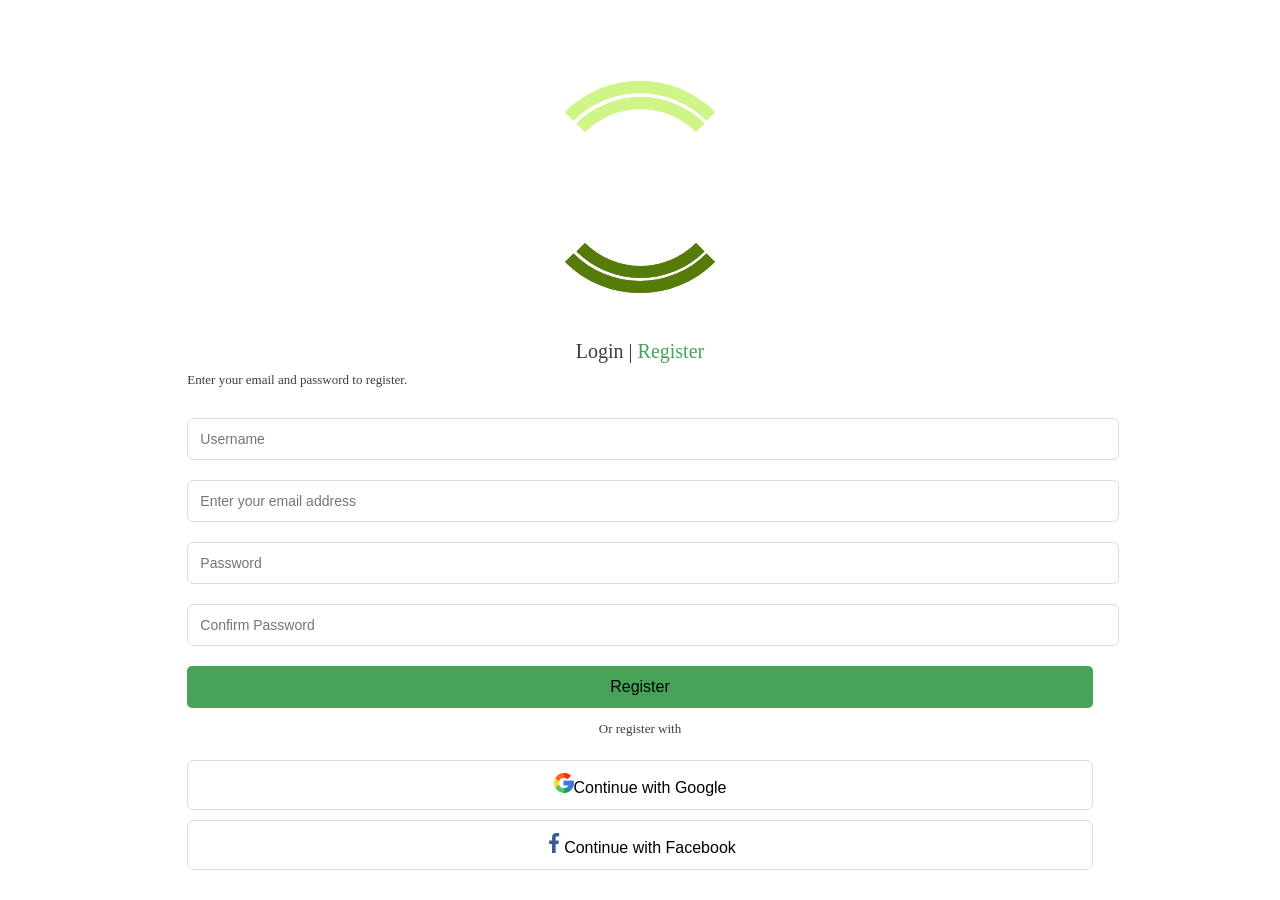
<file: registration.html>
<!DOCTYPE html>
<html lang="en">
<head>
    <meta charset="UTF-8">
    <meta name="viewport" content="width=device-width, initial-scale=1.0">
    <title>Registration</title>
    <link rel="stylesheet" href="./styles/reset.css">
    <link rel="stylesheet" href="./styles/style.css">
      
</head>
<body>
    <div class="loader">
        <div class="loader-spinner">
            <div></div>
            <div></div>
            <div><div></div></div>
            <div><div></div></div>
        </div>
    </div>
    
   <div class="modal">
            <div class="top-text">
                Login | <span>Register</span>
            </div>
            <p>Enter your email and password to register.</p>
        <form action="">
                <input type="text" id="username" placeholder="Username" required>
                <input type="text" id="email" placeholder="Enter your email address" required>
                <input type="password" id="password" placeholder="Password" required>
                <input type="password" id="confirm-password" placeholder="Confirm Password" required>
                <button class="register-btn" type="submit">Register</button>
        </form>
        <p class="p-regist">Or register with</p>
        <button class="social-btn"> <img src="./img/google 1.svg" alt="">Continue with Google</button>
        <button class="social-btn"> <img src="./img/facebook 1.png" alt="">Continue with Facebook</button>
   </div>
</body>
</html>
</file>
<file: styles/main.css>
/* ============================================================
   FONTS
   ============================================================ */
@font-face {
    font-family: "CeraPro Regular";
    src: url('../fonts/CeraPro-Regular.eot'); src: url('../fonts/CeraPro-Regular.ttf');
}
@font-face {
    font-family: "CeraPro Medium";
    src: url('../fonts/CeraPro-Medium.eot'); src: url('../fonts/CeraPro-Medium.ttf');
}
@font-face {
    font-family: "CeraPro Bold";
    src: url('../fonts/CeraPro-Bold.eot'); src: url('../fonts/CeraPro-Bold.ttf');
}
@font-face {
    font-family: "CeraPro Black";
    src: url('../fonts/CeraPro-Black.eot'); src: url('../fonts/CeraPro-Black.ttf');
}
@font-face {
    font-family: "CeraPro Light";
    src: url('../fonts/CeraPro-Light.eot'); src: url('../fonts/CeraPro-Light.ttf');
}

/* ============================================================
   BASE
   ============================================================ */
*, *::before, *::after {
    box-sizing: border-box;
}
body {
    background: #FFF;
    
}
img {
    max-width: 100%;
    height: auto;
    display: block;
}
li, a {
    cursor: pointer;
}

/* ============================================================
   MENU (mobile)
   ============================================================ */
.burger {
    display: none;
    flex-direction: column;
    gap: 5px;
    cursor: pointer;
    background: none;
    border: none;
    padding: 4px;
    z-index: 100;
}
.burger span {
    display: block;
    width: 24px;
    height: 2px;
    background: #3D3D3D;
    border-radius: 2px;
    transition: all 0.3s ease;
}

/* ============================================================
   HEADER & HOME SECTION
   ============================================================ */
.home {
    padding: 30px 120px 52px;
}

.header {
    display: flex;
    align-items: center;
    justify-content: space-between;
    border-bottom: 1px solid rgba(70, 163, 88, 0.50);
    padding-bottom: 8px;
    flex-wrap: wrap;
    gap: 12px;
}

/* ---- logo shrink on small screens ---- */
.header > svg {
    flex-shrink: 0;
    max-width: 120px;
    height: auto;
}

.menu {
    display: flex;
    gap: 50px;
    list-style: none;
    padding: 0;
    margin: 0;
}

.menuItem {
    padding: 8px 0 25px;
    color: #3D3D3D;
    font-family: "CeraPro Regular", sans-serif;
    border-bottom: 3px solid transparent;
    position: relative;
    transition: color 0.25s ease;
    cursor: pointer;
}

.menuItem:hover {
    color: #46A358;
}

.menuItem.active {
    font-family: "CeraPro Bold", sans-serif;
    border-color: #46A358;
}

/* Sublist */
.sublistItem > a {
    padding: 8px 14px;
    background-color: #EDF6EE;
    color: #3D3D3D;
    display: inline-block;
    min-width: 188px;
    max-height: 35px;
    text-decoration: none;
    font-family: "Encode Sans Expanded", sans-serif;
    font-weight: 400;
    transition: background 0.2s ease, color 0.2s ease;
}
.sublistItem > a:hover {
    background: #46A358;
    color: #fff;
}

.sublistItem a {
    display: flex;
    align-items: center;
    justify-content: space-between;
    gap: 88px;
}

.sublist {
    position: absolute;
    left: 50%;
    transform: translateX(-50%);
    top: 100%;
    padding-top: 12px;
    z-index: 2;
    padding-left: 0;
    display: none;
}

.menuItem:hover > .sublist {
    display: block;
}

.priming-link {
    display: flex;
    justify-content: space-between;
    align-items: center;
    gap: 88px;
    min-width: 188px;
    padding: 8px 14px;
    background-color: #EDF6EE;
    color: #3D3D3D;
    font-family: "Encode Sans Expanded", sans-serif;
    font-weight: 400;
    text-decoration: none;
    transition: background 0.2s ease, color 0.2s ease;
}

.has-flyout { position: relative; }

.has-flyout:hover > .priming-link {
    background: #1A712A;
    color: #FFFFFF;
    font-weight: 700;
}

.flyout {
    position: absolute;
    left: 100%;
    top: 0;
    transform: translateY(-50%);
    display: none;
    padding-left: 2px;
    list-style: none;
}

.has-flyout:hover > .flyout { display: block; }

.flyout a {
    display: block;
    min-width: 160px;
    padding: 8px 14px;
    background-color: #EDF6EE;
    color: #3D3D3D;
    text-decoration: none;
    font-family: "Encode Sans Expanded", sans-serif;
    font-weight: 400;
    transition: background 0.2s ease, color 0.2s ease;
}
.flyout a:hover {
    background: #46A358;
    color: #fff;
}

.icon-active { display: none; }
.has-flyout:hover .icon-default { display: none; }
.has-flyout:hover .icon-active { display: inline-block; }

.header-end{
    display: flex;
    gap: 30px;
}

.header-icons {
    display: flex;
    align-items: center;
    gap: 16px;
}

.icon-action {
    position: relative;
    background: none;
    border: none;
    padding: 0;
    display: flex;
    align-items: center;
    justify-content: center;
    cursor: pointer;
    color: #3D3D3D;
    transition: color 0.2s ease, transform 0.2s ease;
}
.icon-action:hover {
    color: #46A358;
    transform: translateY(-1px);
}
.icon-action svg path { transition: fill 0.2s ease; }
.icon-action:hover svg path { fill: #46A358; }

.icon-badge {
    position: absolute;
    top: -6px;
    right: -8px;
    min-width: 16px;
    height: 16px;
    padding: 0 3px;
    background: #46A358;
    color: #fff;
    border-radius: 50%;
    font-family: "CeraPro Bold", sans-serif;
    font-size: 10px;
    line-height: 16px;
    text-align: center;
}

/* LOGIN BUTTON */
.headerbtn {
    background: #46A358;
    color: #fff;
    border-radius: 6px;
    display: inline-flex;
    align-items: center;
    gap: 4px;
    padding: 8px 17px;
    border: none;
    cursor: pointer;
    text-decoration: none;
    font-family: "CeraPro Regular", sans-serif;
    font-size: 14px;
    transition: background 0.25s ease, transform 0.2s ease, box-shadow 0.25s ease;
    white-space: nowrap;
}
.headerbtn:hover {
    background: #3a8e4a;
    transform: translateY(-2px);
    box-shadow: 0 6px 18px rgba(70, 163, 88, 0.35);
}
.headerbtn:active {
    transform: translateY(0);
    box-shadow: none;
}

/* ============================================================
   HOME / HERO
   ============================================================ */
.main {
    margin-top: 12px;
    background: linear-gradient(98deg, rgba(245,245,245,.50) -23.46%, rgba(245,245,245,.50) 107.51%);
    display: flex;
    justify-content: space-between;
    align-items: center;
    flex-wrap: wrap;
    gap: 20px;
}

.hero-text {
    flex: 1;
    min-width: 260px;
    padding: 68px 40px 58px 40px;
}

.hero-text h3 {
    color: #3D3D3D;
    font-family: "CeraPro Medium", sans-serif;
    font-size: 14px;
    line-height: 16px;
    letter-spacing: 1.4px;
    text-transform: uppercase;
    margin: 0;
}

.hero-text h2 {
    color: #3D3D3D;
    font-family: "CeraPro Black", sans-serif;
    font-size: 70px;
    line-height: 70px;
    text-transform: uppercase;
    margin: 0;
    margin-top: 7px;
}

.hero-text span {
    color: #46A358;
    font-family: "CeraPro Black", sans-serif;
    font-size: 70px;
    line-height: 70px;
    text-transform: uppercase;
}

.hero-text p {
    color: #727272;
    font-family: "CeraPro Regular", sans-serif;
    font-size: 14px;
    line-height: 24px;
    margin: 0;
    margin-top: 5px;
}

.shop-btn {
    border-radius: 6px;
    background: #46A358;
    color: #FFF;
    font-family: "CeraPro Bold";
    font-size: 16px;
    line-height: 20px;
    text-transform: uppercase;
    border: none;
    margin-top: 44px;
    padding: 10px 26px;
    cursor: pointer;
    display: inline-block;
    transition: background 0.25s ease, transform 0.2s ease, box-shadow 0.25s ease;
}
.shop-btn:hover {
    background: #3a8e4a;
    transform: translateY(-2px);
    box-shadow: 0 6px 18px rgba(70,163,88,0.35);
}
.shop-btn:active {
    transform: translateY(0);
    box-shadow: none;
}

.hero-image {
    position: relative;
    flex-shrink: 0;
}

.main-plant {
    padding-left: 40px;
    max-width: 100%;
}

.small-plant {
    position: absolute;
    bottom: 0;
    left: 0;
    padding-left: 55px;
    max-width: 60%;
}

/* ============================================================
   SHOP SECTION
   ============================================================ */
.shop {
    display: flex;
    /* padding: 60px 105px 82px 135px; */
    padding: 60px 120px 82px 120px;
    gap: 50px;
    
}

/* ---- SIDEBAR ---- */
.sidebar {
    flex: 0 0 230px;
    max-width: 310px;
    min-width: 0;
    display: flex;
    flex-direction: column;
    gap: 0;
}

.sidebar-section {
    background: #FBFBFB;
}

.sidebar-section h2 {
    color: #3D3D3D;
    font-family: "CeraPro Bold";
    font-size: 18px;
    font-style: normal;
    font-weight: 700;
    line-height: 16px; /* 88.889% */
}

/* Categories */
.categories h2{
    margin-top: 14px;
    padding: 0px 18px;
}
.categories ul { 
    padding: 0 30px;
    margin-top: 7px;
 }

.categories li {
    display: flex;
    justify-content: space-between;
    align-items: center;
    color: #3D3D3D;
    font-family: "CeraPro Regular";
    font-size: 14px;
    line-height: 40px;
    cursor: pointer;
    transition: color 0.2s ease;
    padding: 0 2px;
}
.categories li:hover { color: #46A358; }
.categories li.active {
    color: #46A358;
    font-family: "CeraPro Bold";
}

.cat-count {
    color: #ACACAC;
    font-family: "CeraPro Regular";
    font-size: 13px;
}

/* Price Range */
.price-filter h2{
    padding: 0px 18px;
    margin-top: 36px;
}
.range-track {
    position: relative;
    height: 4px;
    background: #e0e0e0;
    border-radius: 4px;
    /* margin: 14px 0; */
    margin-top: 20px;
}

/* fill */
.range-fill {
    position: absolute;
    left: 20%;
    right: 20%;
    height: 100%;
    background: #46A358;
    border-radius: 4px;
}

/* inputs */
.range-min,
.range-max {
    position: absolute;
    top: 50%;
    width: 100%;
    transform: translateY(-50%);
    appearance: none;
    background: transparent;
    pointer-events: none;
}

/* thumb */
.range-min::-webkit-slider-thumb,
.range-max::-webkit-slider-thumb {
    appearance: none;

    width: 14px;
    height: 14px;

    background: #46A358;
    border: 2px solid #fff;
    border-radius: 50%;

    box-shadow: 0 1px 4px rgba(0,0,0,0.2);
    cursor: pointer;

    transition: 0.15s;
    pointer-events: all;
}

/* hover */
.range-min::-webkit-slider-thumb:hover,
.range-max::-webkit-slider-thumb:hover {
    transform: scale(1.2);
    box-shadow: 0 2px 8px rgba(70,163,88,0.35);
}

/* hide track */
.range-min::-webkit-slider-runnable-track,
.range-max::-webkit-slider-runnable-track {
    background: transparent;
}

.range-info {
    display: flex;
    gap: 16px;
    flex-direction: column;
    align-items: flex-start;
    /* margin-top: 25px; */
    padding: 20px;
    
}
.range-info span {
    font-family: "CeraPro Regular";
    font-size: 15px;
    color: #3D3D3D;
    line-height: 16px; /* 106.667% */
}
.range-info strong { 
color: #46A358;
font-family: "CeraPro Bold";
font-size: 15px;
line-height: 16px;}

.filter-btn {
    background: #46A358;
    color: #fff;
    border: none;
    border-radius: 6px;
    padding: 7px 18px;
    font-family: "CeraPro Bold";
    font-size: 13px;
    cursor: pointer;
    transition: background 0.2s ease, transform 0.2s ease;
}
.filter-btn:hover {
    background: #3a8e4a;
    transform: translateY(-1px);
}

/* Size checkboxes */
.size-filter h2{ padding: 0 18px;margin-top: 26px; }
.size-filter ul { padding: 0 30px; margin-top: 7px; margin-bottom: 50px; }

.size-filter li {
    display: flex;
    align-items: center;
    justify-content: space-between;
    padding: 4px 0;
}

/* .checkbox-label {
    display: flex;
    align-items: center;
    gap: 10px;
    cursor: pointer;
    font-family: "CeraPro Regular";
    font-size: 14px;
    color: #3D3D3D;
    transition: color 0.2s ease;
} */
.checkbox-label {
    display: flex;
    align-items: center;
    width: 100%;
    cursor: pointer;
}

.checkbox-label input[type="checkbox"] {
    display: none;
}

.checkmark {
    width: 18px;
    height: 18px;
    border: 1.5px solid #ACACAC;
    border-radius: 4px;
    display: flex;
    align-items: center;
    justify-content: center;
    flex-shrink: 0;
    background: #fff;
    position: relative;
    margin-right: 10px;
}

/* Твоя SVG через mask */
.checkmark::before {
    content: "";
    position: absolute;
    inset: 0;
    background-color: transparent;

     -webkit-mask-image: url("data:image/svg+xml;utf8,<svg xmlns='http://www.w3.org/2000/svg' viewBox='0 0 1268 1578'><path d='M560.074 1151.11C561.557 1148.99 570.277 1135.61 577.321 1137.31C577.663 1137.39 577.991 1137.51 578.307 1137.65C578.3 1137.7 578.295 1137.74 578.289 1137.79C583.744 1140.35 585.47 1151.7 585.898 1154.29C585.916 1154.39 585.93 1154.48 585.943 1154.56C586.86 1159.71 592.484 1166.82 602.082 1174.87C580.44 1262.5 595.378 1391.38 661.907 1448.7C675.201 1460.16 707.632 1483.47 712.164 1520.95C714.914 1543.68 707.661 1573.8 693.316 1577.49C662.231 1585.47 600.551 1468.6 570.815 1379.6C555.235 1332.97 537.558 1261.47 538.409 1167.96C549.074 1161.9 556.601 1156.07 560.074 1151.11ZM863.955 0C863.357 2.78855 862.77 5.6319 862.199 8.52734C862.207 8.52352 862.216 8.52042 862.224 8.5166C854.028 50.0711 849.097 102.337 859.626 157.291C859.883 158.632 860.149 159.974 860.425 161.317C860.633 162.335 860.847 163.353 861.066 164.372C861.373 165.795 861.69 167.22 862.018 168.646C862.234 169.589 862.456 170.533 862.683 171.478C862.893 172.356 863.108 173.234 863.327 174.113C864.207 177.647 865.154 181.189 866.173 184.736C869.342 195.771 873.199 206.86 877.838 217.938C878.276 218.984 878.718 220.022 879.163 221.053C880.053 223.114 880.956 225.144 881.873 227.144C882.331 228.143 882.794 229.135 883.259 230.119C883.491 230.611 883.724 231.102 883.958 231.59C884.426 232.567 884.898 233.536 885.373 234.498C887.984 239.789 890.692 244.857 893.492 249.723C893.907 250.443 894.324 251.159 894.743 251.871C910.776 279.123 929.751 299.963 950.729 318.076C957.455 323.884 964.388 329.412 971.495 334.781C972.206 335.318 972.918 335.854 973.633 336.388C975.776 337.989 977.934 339.578 980.106 341.156C1006.9 360.624 1035.93 378.583 1065.61 401.189C1067.21 402.411 1068.82 403.646 1070.43 404.896C1072.03 406.147 1073.64 407.411 1075.25 408.691C1076.06 409.332 1076.87 409.976 1077.67 410.624C1088.15 419.047 1098.69 428.147 1109.21 438.19C1113.26 442.053 1117.3 446.056 1121.34 450.213C1123.77 452.707 1126.19 455.257 1128.61 457.866C1132.64 462.215 1136.66 466.727 1140.67 471.418C1143.08 474.233 1145.48 477.112 1147.88 480.059C1150.68 483.503 1153.46 487.026 1156.22 490.623C1157.6 492.422 1158.97 494.238 1160.34 496.074C1168.54 507.089 1176.51 518.766 1184.17 531.03C1185.45 533.074 1186.71 535.135 1187.97 537.211C1194.89 548.631 1201.53 560.534 1207.81 572.862C1208.95 575.104 1210.09 577.36 1211.2 579.629C1212.32 581.898 1213.43 584.182 1214.52 586.479C1216.17 589.923 1217.78 593.398 1219.36 596.901C1220.42 599.237 1221.46 601.585 1222.49 603.946C1223.52 606.308 1224.54 608.681 1225.54 611.067C1228.04 617.032 1230.46 623.072 1232.78 629.184C1233.71 631.628 1234.62 634.083 1235.52 636.55C1235.97 637.783 1236.42 639.019 1236.86 640.258C1238.62 645.213 1240.32 650.211 1241.96 655.25C1247.28 671.625 1251.9 688.425 1255.7 705.556C1255.99 706.874 1256.28 708.194 1256.56 709.516C1257.55 714.141 1258.48 718.79 1259.34 723.461C1259.59 724.795 1259.83 726.132 1260.07 727.47C1260.31 728.808 1260.54 730.147 1260.77 731.488C1261.11 733.501 1261.44 735.516 1261.75 737.536C1261.86 738.209 1261.97 738.883 1262.07 739.557C1262.27 740.904 1262.48 742.254 1262.67 743.604C1263.55 749.684 1264.32 755.795 1264.98 761.934C1265.13 763.298 1265.27 764.663 1265.4 766.029C1265.47 766.713 1265.54 767.396 1265.6 768.08C1265.73 769.448 1265.85 770.818 1265.97 772.188C1266.15 774.244 1266.31 776.302 1266.46 778.363C1266.72 781.799 1266.93 785.241 1267.11 788.69C1267.5 796.279 1267.71 803.9 1267.74 811.546C1267.74 812.936 1267.74 814.327 1267.73 815.719C1267.73 816.415 1267.72 817.11 1267.72 817.807C1267.7 819.199 1267.68 820.593 1267.65 821.987C1267.14 848.257 1264.37 874.783 1258.98 901.274C1258.28 904.737 1257.53 908.199 1256.73 911.659C1256.08 914.502 1255.4 917.344 1254.68 920.185C1254 922.891 1253.29 925.596 1252.55 928.3C1252.39 928.905 1252.22 929.511 1252.05 930.116C1251.72 931.316 1251.38 932.516 1251.04 933.715C1249.12 940.402 1247.02 947.079 1244.74 953.742C1244.17 955.394 1243.59 957.046 1243 958.696C1242.86 959.113 1242.58 959.867 1242.18 960.937C1241.89 961.693 1241.55 962.608 1241.13 963.671C1240.58 965.075 1239.92 966.738 1239.14 968.64C1238.37 970.51 1237.48 972.61 1236.48 974.923C1236.02 975.989 1235.53 977.1 1235.02 978.254C1232.9 983.026 1230.36 988.537 1227.36 994.652C1226.52 996.354 1225.65 998.102 1224.75 999.895C1217.87 1013.51 1208.93 1029.66 1197.74 1047.11C1196.75 1048.65 1195.75 1050.19 1194.73 1051.75C1193.58 1053.51 1192.4 1055.29 1191.2 1057.07C1190.57 1058 1189.94 1058.93 1189.31 1059.86C1175.58 1079.98 1158.97 1101.34 1139.19 1122.22C1138.73 1122.71 1138.27 1123.2 1137.8 1123.68C1093.96 1169.56 1034.76 1212.88 957.168 1235.11C942.609 1239.28 928.109 1242.51 913.743 1244.9C913.537 1244.93 913.332 1244.97 913.126 1245C773.123 1268.07 646.001 1211.7 602.082 1174.87C603.226 1170.24 604.47 1165.72 605.816 1161.34C643.278 1039.33 768.738 985.487 836.205 956.203C983.582 892.236 1114.58 912.159 1114.42 907.099C1114.25 901.882 974.798 875.81 824.684 929.822C716.144 968.878 641.431 1035.62 596.604 1084.31C594.939 1059.33 594.22 1024.04 598.976 982.299C614.825 843.201 679.059 741.139 719.964 688.135C814.444 565.709 926.964 520.35 925.138 517.588C923.072 514.47 776.349 567.764 679.634 707.114C621.116 791.432 603.917 874.096 583.199 870.374C565.171 867.135 561.473 801.523 561.655 739.749C691.327 427.374 714.381 360.974 710.836 359.415C703.16 356.048 581.578 661.119 547.559 650.252C521.437 641.908 545.634 446.886 625.765 270.576C643.136 232.354 661.34 200.382 677.408 175.015C694.351 148.269 710.048 125.534 718.841 113.495C723.726 107.619 726.378 104.452 726.145 104.294C725.906 104.132 723.236 107.477 718.841 113.495C689.438 148.863 579.135 282.368 530.18 448.536C488.26 590.828 501.814 721.474 520.691 811.494C501.183 784.07 470.706 747.532 425.801 714.231C340.558 651.018 248.518 632.995 246.161 638.727C243.867 644.314 329.319 666.277 418.682 745.07C459.009 780.625 507.25 824.213 532.205 897.718C557.786 973.064 545.492 1040.35 537.298 1072.45C495.219 1066.88 439.079 1054.99 378.355 1027.37C210.698 951.112 131.866 811.272 129.16 813.527C126.472 815.79 201.412 957.915 363.872 1048.24C431.146 1085.64 494.404 1103.72 540.97 1113.17C539.377 1132.19 538.569 1150.46 538.409 1167.96C492.744 1193.93 389.545 1224.23 300.683 1209.98C166.582 1188.49 65.2616 1064.53 24.2685 958.697C-84.6615 677.463 191.001 290.324 494.403 117.971C642.234 33.9919 782.654 8.95604 863.955 0Z'/></svg>");
    mask-image: url("data:image/svg+xml;utf8,<svg xmlns='http://www.w3.org/2000/svg' viewBox='0 0 1268 1578'><path d='M560.074 1151.11C561.557 1148.99 570.277 1135.61 577.321 1137.31C577.663 1137.39 577.991 1137.51 578.307 1137.65C578.3 1137.7 578.295 1137.74 578.289 1137.79C583.744 1140.35 585.47 1151.7 585.898 1154.29C585.916 1154.39 585.93 1154.48 585.943 1154.56C586.86 1159.71 592.484 1166.82 602.082 1174.87C580.44 1262.5 595.378 1391.38 661.907 1448.7C675.201 1460.16 707.632 1483.47 712.164 1520.95C714.914 1543.68 707.661 1573.8 693.316 1577.49C662.231 1585.47 600.551 1468.6 570.815 1379.6C555.235 1332.97 537.558 1261.47 538.409 1167.96C549.074 1161.9 556.601 1156.07 560.074 1151.11ZM863.955 0C863.357 2.78855 862.77 5.6319 862.199 8.52734C862.207 8.52352 862.216 8.52042 862.224 8.5166C854.028 50.0711 849.097 102.337 859.626 157.291C859.883 158.632 860.149 159.974 860.425 161.317C860.633 162.335 860.847 163.353 861.066 164.372C861.373 165.795 861.69 167.22 862.018 168.646C862.234 169.589 862.456 170.533 862.683 171.478C862.893 172.356 863.108 173.234 863.327 174.113C864.207 177.647 865.154 181.189 866.173 184.736C869.342 195.771 873.199 206.86 877.838 217.938C878.276 218.984 878.718 220.022 879.163 221.053C880.053 223.114 880.956 225.144 881.873 227.144C882.331 228.143 882.794 229.135 883.259 230.119C883.491 230.611 883.724 231.102 883.958 231.59C884.426 232.567 884.898 233.536 885.373 234.498C887.984 239.789 890.692 244.857 893.492 249.723C893.907 250.443 894.324 251.159 894.743 251.871C910.776 279.123 929.751 299.963 950.729 318.076C957.455 323.884 964.388 329.412 971.495 334.781C972.206 335.318 972.918 335.854 973.633 336.388C975.776 337.989 977.934 339.578 980.106 341.156C1006.9 360.624 1035.93 378.583 1065.61 401.189C1067.21 402.411 1068.82 403.646 1070.43 404.896C1072.03 406.147 1073.64 407.411 1075.25 408.691C1076.06 409.332 1076.87 409.976 1077.67 410.624C1088.15 419.047 1098.69 428.147 1109.21 438.19C1113.26 442.053 1117.3 446.056 1121.34 450.213C1123.77 452.707 1126.19 455.257 1128.61 457.866C1132.64 462.215 1136.66 466.727 1140.67 471.418C1143.08 474.233 1145.48 477.112 1147.88 480.059C1150.68 483.503 1153.46 487.026 1156.22 490.623C1157.6 492.422 1158.97 494.238 1160.34 496.074C1168.54 507.089 1176.51 518.766 1184.17 531.03C1185.45 533.074 1186.71 535.135 1187.97 537.211C1194.89 548.631 1201.53 560.534 1207.81 572.862C1208.95 575.104 1210.09 577.36 1211.2 579.629C1212.32 581.898 1213.43 584.182 1214.52 586.479C1216.17 589.923 1217.78 593.398 1219.36 596.901C1220.42 599.237 1221.46 601.585 1222.49 603.946C1223.52 606.308 1224.54 608.681 1225.54 611.067C1228.04 617.032 1230.46 623.072 1232.78 629.184C1233.71 631.628 1234.62 634.083 1235.52 636.55C1235.97 637.783 1236.42 639.019 1236.86 640.258C1238.62 645.213 1240.32 650.211 1241.96 655.25C1247.28 671.625 1251.9 688.425 1255.7 705.556C1255.99 706.874 1256.28 708.194 1256.56 709.516C1257.55 714.141 1258.48 718.79 1259.34 723.461C1259.59 724.795 1259.83 726.132 1260.07 727.47C1260.31 728.808 1260.54 730.147 1260.77 731.488C1261.11 733.501 1261.44 735.516 1261.75 737.536C1261.86 738.209 1261.97 738.883 1262.07 739.557C1262.27 740.904 1262.48 742.254 1262.67 743.604C1263.55 749.684 1264.32 755.795 1264.98 761.934C1265.13 763.298 1265.27 764.663 1265.4 766.029C1265.47 766.713 1265.54 767.396 1265.6 768.08C1265.73 769.448 1265.85 770.818 1265.97 772.188C1266.15 774.244 1266.31 776.302 1266.46 778.363C1266.72 781.799 1266.93 785.241 1267.11 788.69C1267.5 796.279 1267.71 803.9 1267.74 811.546C1267.74 812.936 1267.74 814.327 1267.73 815.719C1267.73 816.415 1267.72 817.11 1267.72 817.807C1267.7 819.199 1267.68 820.593 1267.65 821.987C1267.14 848.257 1264.37 874.783 1258.98 901.274C1258.28 904.737 1257.53 908.199 1256.73 911.659C1256.08 914.502 1255.4 917.344 1254.68 920.185C1254 922.891 1253.29 925.596 1252.55 928.3C1252.39 928.905 1252.22 929.511 1252.05 930.116C1251.72 931.316 1251.38 932.516 1251.04 933.715C1249.12 940.402 1247.02 947.079 1244.74 953.742C1244.17 955.394 1243.59 957.046 1243 958.696C1242.86 959.113 1242.58 959.867 1242.18 960.937C1241.89 961.693 1241.55 962.608 1241.13 963.671C1240.58 965.075 1239.92 966.738 1239.14 968.64C1238.37 970.51 1237.48 972.61 1236.48 974.923C1236.02 975.989 1235.53 977.1 1235.02 978.254C1232.9 983.026 1230.36 988.537 1227.36 994.652C1226.52 996.354 1225.65 998.102 1224.75 999.895C1217.87 1013.51 1208.93 1029.66 1197.74 1047.11C1196.75 1048.65 1195.75 1050.19 1194.73 1051.75C1193.58 1053.51 1192.4 1055.29 1191.2 1057.07C1190.57 1058 1189.94 1058.93 1189.31 1059.86C1175.58 1079.98 1158.97 1101.34 1139.19 1122.22C1138.73 1122.71 1138.27 1123.2 1137.8 1123.68C1093.96 1169.56 1034.76 1212.88 957.168 1235.11C942.609 1239.28 928.109 1242.51 913.743 1244.9C913.537 1244.93 913.332 1244.97 913.126 1245C773.123 1268.07 646.001 1211.7 602.082 1174.87C603.226 1170.24 604.47 1165.72 605.816 1161.34C643.278 1039.33 768.738 985.487 836.205 956.203C983.582 892.236 1114.58 912.159 1114.42 907.099C1114.25 901.882 974.798 875.81 824.684 929.822C716.144 968.878 641.431 1035.62 596.604 1084.31C594.939 1059.33 594.22 1024.04 598.976 982.299C614.825 843.201 679.059 741.139 719.964 688.135C814.444 565.709 926.964 520.35 925.138 517.588C923.072 514.47 776.349 567.764 679.634 707.114C621.116 791.432 603.917 874.096 583.199 870.374C565.171 867.135 561.473 801.523 561.655 739.749C691.327 427.374 714.381 360.974 710.836 359.415C703.16 356.048 581.578 661.119 547.559 650.252C521.437 641.908 545.634 446.886 625.765 270.576C643.136 232.354 661.34 200.382 677.408 175.015C694.351 148.269 710.048 125.534 718.841 113.495C723.726 107.619 726.378 104.452 726.145 104.294C725.906 104.132 723.236 107.477 718.841 113.495C689.438 148.863 579.135 282.368 530.18 448.536C488.26 590.828 501.814 721.474 520.691 811.494C501.183 784.07 470.706 747.532 425.801 714.231C340.558 651.018 248.518 632.995 246.161 638.727C243.867 644.314 329.319 666.277 418.682 745.07C459.009 780.625 507.25 824.213 532.205 897.718C557.786 973.064 545.492 1040.35 537.298 1072.45C495.219 1066.88 439.079 1054.99 378.355 1027.37C210.698 951.112 131.866 811.272 129.16 813.527C126.472 815.79 201.412 957.915 363.872 1048.24C431.146 1085.64 494.404 1103.72 540.97 1113.17C539.377 1132.19 538.569 1150.46 538.409 1167.96C492.744 1193.93 389.545 1224.23 300.683 1209.98C166.582 1188.49 65.2616 1064.53 24.2685 958.697C-84.6615 677.463 191.001 290.324 494.403 117.971C642.234 33.9919 782.654 8.95604 863.955 0Z'/></svg>");

    -webkit-mask-repeat: no-repeat;
    mask-repeat: no-repeat;

    -webkit-mask-position: center;
    mask-position: center;

    -webkit-mask-size: 75%;
    mask-size: 75%;
}

.checkbox-label input:checked + .checkmark {
    border-color: #77BB84;
}

.checkbox-label input:checked + .checkmark::before {
    background-color: #77BB84;
}

.checkbox-text {
    font-family: "CeraPro Regular";
    font-size: 15px;
    color: #3D3D3D;
}

.cat-count {
    margin-left: auto;
    font-family: "CeraPro Regular";
    font-size: 15px;
    color: #A5A5A5;
}

/* Super Sale Banner */
.sidebar-banner {
    margin-top: 4px;
    border-radius: 4px;
    overflow: hidden;
}
.sidebar-banner img {
    width: 100%;
    height: auto;
    display: block;
}

.product-header {
    display: flex;
    justify-content: space-between;
    margin-bottom: 31px;
    flex-wrap: wrap;
    gap: 12px;
}

.tabs {
    color: #3D3D3D;
    font-family: "CeraPro Regular";
    font-size: 15px;
    line-height: 16px;
}

.tabs ul {
    display: flex;
    gap: 40px;
    flex-wrap: wrap;
}

.tabs li {
    transition: color 0.2s ease;
    cursor: pointer;
}
.tabs li:hover { color: #46A358; }

.tabs .active {
    color: #46A358;
    font-family: "CeraPro Bold";
    font-size: 15px;
    line-height: 16px;
    border-bottom: 2px solid #46A358;
    padding-bottom: 7px;
}

.sort {
    display: flex;
    gap: 5px;
    align-items: center;
    color: #3D3D3D;
    font-family: "CeraPro Regular";
    font-size: 15px;
    line-height: 16px;
    flex-wrap: wrap;
}

.products-card {
    background: #FFF;
    display: flex;
    flex-wrap: wrap;
    gap: 40px 24px;
    justify-content: center;
}

.card {
    background: #FFF;
    display: flex;
    flex-direction: column;
    flex: 1 1 calc(33.333% - 20px);
    max-width: calc(33.333% - 20px);
    min-width: 160px;
}

.rectangle {
    background: #FBFBFB;
    padding: 25px 4px;
    display: flex;
    justify-content: center;
    align-items: center;
    position: relative;
    overflow: hidden;
}

.rectangle::after {
    content: "";
    position: absolute;
    left: 0;
    top: 0;
    width: 100%;
    height: 0;
    background: #46A358;
    transition: 0.3s;
}

.card:hover .rectangle::after { height: 3px; }

.icons {
    position: absolute;
    bottom: 8px;
    left: 50%;
    transform: translateX(-50%);
    display: flex;
    gap: 10px;
    opacity: 0;
    transition: opacity 0.3s ease, bottom 0.3s ease;
}

.card:hover .icons {
    opacity: 1;
    pointer-events: auto;
}

.icon-btn {
    width: 35px;
    height: 35px;
    background-color: #FFF;
    border-radius: 4px;
    display: flex;
    justify-content: center;
    align-items: center;
    color: #3D3D3D;
    cursor: pointer;
    border: none;
    padding: 0;
    transition: color 0.2s ease, transform 0.2s ease, box-shadow 0.2s ease;
    flex-shrink: 0;
}
.icon-btn:hover {
    color: #46A358;
    transform: scale(1.12);
    box-shadow: 0 3px 10px rgba(70,163,88,0.2);
}

.discount {
    position: absolute;
    top: 14px;
    left: 0;
    padding: 7px 8px;
    background-color: #46A358;
    font-family: "CeraPro Medium";
    font-size: 14px;
    color: #FFF;
}

.card .old_price {
    color: #A5A5A5;
    text-decoration: line-through;
    margin-left: 16px;
    font-family: "CeraPro Regular";
}

.card > .rectangle img {
    max-height: 200px;
    width: auto;
    max-width: 100%;
}

.card h4 {
    color: #3D3D3D;
    font-family: "CeraPro Regular";
    font-size: 14px;
    line-height: 16px;
    margin-top: 12px;
    margin-bottom: 0;
}

.card span {
    color: #46A358;
    font-family: "CeraPro Bold";
    font-size: 16px;
    line-height: 16px;
    margin-top: 6px;
}

.pagination {
    margin-top: 60px;
    display: flex;
    justify-content: flex-end;
    gap: 8px;
    flex-wrap: wrap;
}

.pagination button {
    padding: 9px 13px 10px;
    cursor: pointer;
    border-radius: 4px;
    border: 1px solid #E5E5E5;
    color: #3D3D3D;
    font-family: "CeraPro Light";
    font-size: 16px;
    line-height: 16px;
    display: flex;
    justify-content: center;
    align-items: center;
    width: 35px;
    height: 35px;
    background-color: transparent;
    transition: background 0.2s ease, color 0.2s ease, border-color 0.2s ease, transform 0.2s ease;
}
.pagination button:hover {
    background: #edf6ee;
    border-color: #46A358;
    transform: scale(1.08);
}

.pagination button.active {
    background: #46A358;
    color: #FFF;
    font-family: "CeraPro Bold";
    border-color: #46A358;
}

/* ============================================================
   BLOG / PLANT CARDS SECTION
   ============================================================ */
.plant-container {
    padding: 60px 120px;
}

.plant-top{
    display: flex;
    gap: 28px;
    margin-top: 52px;
}
.plant-card1{
    display: flex;
    align-items: center;
    position: relative;
    background-color: #FBFBFB;
    padding: 37px 30px 46px 264px;
    transition: box-shadow 0.3s ease;
}
.plant-card2{
    display: flex;
    align-items: center;
    position: relative;
    align-items: center;
    background-color: #FBFBFB;
    padding: 37px 35px 46px 259px;
    transition: box-shadow 0.3s ease;
}
.plant-card1:hover,
.plant-card2:hover {
    box-shadow: 0 8px 24px rgba(70,163,88,0.18);
}

.plant-card1 img,
.plant-card2 img {
    position: absolute;
    left: 0;
    bottom: 0;
    max-height: 292px;
    width: auto;
}

.plant-text1 {
    display: flex;
    flex-direction: column;
    align-items: flex-end;
}

.plant-text1 h3 {
    color: #3D3D3D;
    text-align: right;
    font-family: "CeraPro Black";
    font-size: 16px;
    line-height: 22px;
    text-transform: uppercase;
    margin-bottom: 9px;
    max-width: 160px;
}

.plant-text1 p {
    color: #727272;
    text-align: right;
    font-family: "CeraPro Regular";
    font-size: 13px;
    line-height: 22px;
    margin-bottom: 20px;
}

.btn {
    padding: 10px 22px;
    display: inline-flex;
    justify-content: center;
    align-items: center;
    gap: 4px;
    cursor: pointer;
    border: none;
    border-radius: 6px;
    background-color: #46A358;
    color: #FFF;
    font-family: "CeraPro Medium";
    font-size: 14px;
    line-height: 20px;
    transition: background 0.25s ease, transform 0.2s ease, box-shadow 0.25s ease;
}
.btn:hover {
    background: #3a8e4a;
    transform: translateY(-2px);
    box-shadow: 0 6px 16px rgba(70,163,88,0.3);
}
.btn:active {
    transform: translateY(0);
    box-shadow: none;
}

.plant-container h2 {
    margin-top: 80px;
    color: #3D3D3D;
    text-align: center;
    font-family: "CeraPro Bold";
    font-size: 28px;
    line-height: 36px;
}

.plant-container h6 {
    margin-top: 12px;
    color: #727272;
    text-align: center;
    font-family: "CeraPro Regular";
    font-size: 14px;
    line-height: 24px;
}

.blog-posts {
    display: flex;
    gap: 24px;
    margin-top: 35px;
    justify-content: center;
    flex-wrap: wrap;
}

.blog-post {
    background-color: #FBFBFB;
    width: calc(25% - 20px);
    min-width: 200px;
    max-width: 268px;
    transition: box-shadow 0.3s ease, transform 0.3s ease;
}
.blog-post:hover {
    box-shadow: 0 8px 24px rgba(70,163,88,0.15);
    transform: translateY(-4px);
}

.blog-post > img {
    width: 100%;
    height: auto;
}

.blog-post-content { padding: 9px 15px 12px; }

.blog-post-content span {
    color: #46A358;
    font-family: "CeraPro Medium";
    font-size: 13px;
    line-height: 16px;
}

.blog-post-content h3 {
    color: #3D3D3D;
    font-family: "CeraPro Bold";
    font-size: 18px;
    line-height: 24px;
    margin-top: 4px;
}

.blog-post-content p {
    color: #727272;
    font-family: "CeraPro Regular";
    font-size: 13px;
    line-height: 20px;
    margin-top: 4px;
}

.blog-post-content a {
    color: #3D3D3D;
    font-family: "CeraPro Medium";
    font-size: 13px;
    line-height: 16px;
    text-decoration: none;
    margin-top: 9px;
    display: inline-flex;
    align-items: center;
    gap: 4px;
    transition: color 0.2s ease, gap 0.2s ease;
}
.blog-post-content a:hover {
    color: #46A358;
    gap: 8px;
}

.blog-post-content a.active { color: #46A358; }

/* ============================================================
   FOOTER
   ============================================================ */
.footer {
    padding: 60px 120px 22px;
}

.footer-top {
    background-color: #FBFBFB;
    display: flex;
    justify-content: space-evenly;
    padding: 24px 20px;
    gap: 30px;
    flex-wrap: wrap;
}

.footer_card {
    max-width: 204px;
    flex: 1;
    min-width: 140px;
}

.footer_card h3,
.newsletter h3 {
    color: #3D3D3D;
    font-family: "CeraPro Bold";
    margin-bottom: 8px;
}

.footer_card p {
    color: #727272;
    font-family: "CeraPro Regular";
    font-size: 13px;
}

.newsletter {
    flex: 1;
    min-width: 260px;
    max-width: 400px;
}

.newsletter p {
    color: #727272;
    font-family: "CeraPro Regular";
    font-size: 13px;
    max-width: 354px;
}

.footer_picter {
    width: 90px;
    height: 95px;
    background-repeat: no-repeat;
}

.picter-1 {
    background-image: url("../img/Ellipse 10.svg"), url("../img/Frame.svg"), url("../img/Frame_1.svg");
    background-position: bottom left 0%, right 50% bottom, right 40% top 5%;
}
.picter-2 {
    background-image: url("../img/Ellipse 10.svg"), url("../img/Frame2.svg"), url("../img/Frame3.svg");
    background-position: bottom left 0%, right 20% bottom 10%, right 40% top 5%;
}
.picter-3 {
    background-image: url("../img/Ellipse 10.svg"), url("../img/Frame4.svg"), url("../img/Frame5.svg");
    background-position: bottom left 0%, right 0% bottom 12%, right 30% top 0%;
}

.subscribe { display: flex; flex-wrap: wrap; gap: 0; }

.subscribe input {
    flex: 1;
    min-width: 160px;
    border-radius: 6px 0 0 6px;
    background: #FFF;
    box-shadow: 0 0 20px 0 rgba(0,0,0,0.06);
    color: #ACACAC;
    font-family: "CeraPro Regular";
    padding: 12px 16px;
    border: none;
    outline: none;
    font-size: 13px;
    transition: box-shadow 0.25s ease;
}
.subscribe input:focus {
    box-shadow: 0 0 0 2px rgba(70,163,88,0.25);
}

.subscribe button {
    border-radius: 0 6px 6px 0;
    background: #46A358;
    color: #FFF;
    font-family: "CeraPro Bold";
    padding: 12px 22px;
    border: none;
    cursor: pointer;
    white-space: nowrap;
    transition: background 0.25s ease;
}
.subscribe button:hover { background: #3a8e4a; }

.footer-mid {
    display: flex;
    align-items: center;
    justify-content: flex-start;
    background: linear-gradient(100deg, #EDF6EF, #52C368);
    flex-wrap: wrap;
    gap: 65px;
    padding: 20px;
    
}

.icon_item {
    display: flex;
    align-items: center;
    gap: 10px;
}

.icon_item p {
    max-width: 176px;
    font-family: "CeraPro Regular";
    font-size: 13px;
    color: #3D3D3D;
}

.footer-bootom {
    display: flex;
    justify-content: space-around;
    margin-bottom: 27px;
    margin-top: 30px;
    align-items:center ;
    gap: 150px;
}

.footer-bootom h3 {
    color: #3D3D3D;
    font-family: "CeraPro Bold";
    margin-bottom: 10px;
}

.footer-bootom ul { padding: 0; }

.footer-bootom li {
    color: #3D3D3D;
    font-family: "CeraPro Regular";
    font-size: 14px;
    line-height: 28px;
    transition: color 0.2s ease;
    cursor: pointer;
}
.footer-bootom li:hover { color: #46A358; }

.social-media{
    padding-bottom: 56px;
}
.social-media_icons {
    display: flex;
    gap: 10px;
    flex-wrap: wrap;
}

.social-media_icons svg {
    transition: opacity 0.2s ease, transform 0.2s ease;
    cursor: pointer;
}
.social-media_icons svg:hover {
    opacity: 0.75;
    transform: scale(1.12);
}

.social-media > img { max-width: 200px; margin-top: 8px; }

.copyright {
    text-align: center;
    border-top: 1px solid rgba(70,163,88,0.20);
    padding-top: 12px;
    font-family: "CeraPro Regular";
    font-size: 14px;
    color: #3D3D3D;
    padding-bottom: 12px;
}

@media (max-width: 1200px) {
    .home { padding: 24px 40px 40px; }
    .shop { padding: 40px 40px; gap: 32px; }
    .hero-text h2,
    .hero-text span { font-size: 52px; line-height: 54px; }
    .footer { padding: 50px 40px 22px; }
    .plant-container { padding: 50px 40px; }
    .footer-bootom { gap: 40px; }
}

@media (max-width: 1100px) {
    .plant-card1 { padding: 37px 20px 46px 200px; }
    .plant-card2 { padding: 37px 20px 46px 200px; }
    .plant-card1 img, .plant-card2 img { max-height: 220px; }
}

@media (max-width: 992px) {
    .home { padding: 20px 24px 32px; }
    .shop { padding: 32px 24px; gap: 24px; }
    .hero-text h2,
    .hero-text span { font-size: 40px; line-height: 44px; }
    .hero-text { padding: 36px 16px 36px 16px; }
    .hero-image .main-plant { max-width: 260px; }

    .sidebar { flex: 0 0 190px; width: 190px; max-width: 190px; }
    .sidebar-section { padding: 12px 12px 16px; }

    .card { flex: 1 1 calc(50% - 14px); max-width: calc(50% - 14px); }
    .card > .rectangle img { max-height: 160px; }

    .blog-post { flex: 1 1 calc(40% - 14px); max-width: calc(40% - 14px); min-width: 0; }

    .plant-container { padding: 36px 24px; }
    .footer { padding: 36px 24px 16px; }
    .footer-bootom { gap: 24px; }
    .plant-card1, .plant-card2 { padding: 28px 18px 38px 150px; }
    .plant-card1 img, .plant-card2 img { max-height: 180px; }
}

@media (max-width: 768px) {
    .burger { display: flex; }

    .menu {
        display: none;
        position: absolute;
        top: 70px;
        left: 0;
        right: 0;
        background: #fff;
        flex-direction: column;
        gap: 0;
        padding: 0;
        box-shadow: 0 8px 24px rgba(0,0,0,0.1);
        z-index: 50;
    }
    .menu.open { display: flex; }
    .menuItem { padding: 14px 24px; border-bottom: 1px solid #f0f0f0; }
    .menuItem:last-child { border-bottom: none; }
    .sublist, .flyout { display: none !important; }

    .home { padding: 16px 20px 24px; position: relative; }

    .main { flex-direction: column; align-items: center; }
    .hero-text { padding: 28px 16px 16px; text-align: center; }
    .hero-text h2,
    .hero-text span { font-size: 32px; line-height: 36px; }
    .hero-image { width: 100%; display: flex; justify-content: center; }
    .hero-image .main-plant { padding-left: 0; max-width: 240px; }
    .hero-image .small-plant { display: none; }
    .shop-btn { margin-top: 20px; }

    .shop { flex-direction: column; padding: 20px 20px; gap: 20px; }
    .sidebar { display: none; }
    .product-section { width: 100%; }

    .card { flex: 1 1 calc(50% - 12px); max-width: calc(50% - 12px); }
    .card > .rectangle img { max-height: 130px; }

    .plant-container { padding: 28px 20px; }
    .plant-top { flex-direction: column; }
    .plant-card1, .plant-card2 { padding: 20px 16px 20px 130px; min-height: 140px; }
    .plant-card1 img, .plant-card2 img { max-height: 180px; }

    .blog-posts { flex-wrap: wrap; }
    .blog-post { flex: 1 1 calc(50% - 12px); max-width: calc(50% - 12px); min-width: 0; }

    .footer { padding: 28px 20px 16px; }
    .footer-top { flex-direction: column; align-items: center; gap: 24px; }
    .footer_card { max-width: 100%; }
    .footer-mid { flex-direction: column; align-items: flex-start; padding: 16px 20px; gap: 10px; }
    .footer-bootom { gap: 20px; }
}

@media (max-width: 640px) {
    .blog-post { flex: 1 1 calc(50% - 12px); max-width: calc(50% - 12px); min-width: 0; }
}

@media (max-width: 540px) {
    .home { padding: 12px 14px 18px; }
    .hero-text h2,
    .hero-text span { font-size: 26px; line-height: 30px; }
    .card { flex: 1 1 calc(45% - 10px); max-width: calc(45% - 10px); }
    .card > .rectangle img { max-height: 110px; }
    .rectangle { padding: 16px 4px; }
    .footer-bootom { flex-direction: column; align-items: center; text-align: center; }
    .plant-card1, .plant-card2 { padding: 16px 12px 16px 110px; }
    .plant-card1 img, .plant-card2 img { max-height: 160px; }
    .subscribe { flex-direction: column; }
    .subscribe input { border-radius: 6px; width: 100%; }
    .subscribe button { border-radius: 6px; }
}

@media (max-width: 480px) {
    /* .card { flex: 1 1 60%; max-width: 60%; }
    .card > .rectangle img { max-height: 200px; } */
    .card { flex: 1 1 calc(45% - 10px); max-width: calc(45% - 10px); }
    .card > .rectangle img { max-height: 110px; }
    .rectangle { padding: 20px 4px; }
    .header-icons { gap: 10px; }
    .headerbtn svg { display: none; }
}

@media (max-width: 360px) {
    .home { padding: 10px 10px 14px; }
    .hero-text h2,
    .hero-text span { font-size: 20px; line-height: 24px; }
    .hero-text { padding: 18px 8px; }
    .shop { padding: 14px 10px; }
    .plant-container { padding: 18px 10px; }
    .footer { padding: 18px 10px 10px; }
    .plant-card1, .plant-card2 { padding: 14px 10px 14px 90px; min-height: 120px; }
    .plant-card1 img, .plant-card2 img { max-height: 80px; }
    .header > svg { width: 88px; }
    .headerbtn { padding: 6px 10px; font-size: 12px; display: none; }
    .icon_item p { font-size: 11px; }
    .products-card { gap: 24px 12px; }
}

@media (max-width: 280px) {
    .hero-text h2,
    .hero-text span { font-size: 17px; line-height: 20px; }
    .shop-btn { font-size: 12px; padding: 8px 12px; }
    .plant-card1, .plant-card2 { padding: 10px 8px 10px 70px; }
    .plant-card1 img, .plant-card2 img { max-height: 60px; }
    .blog-post { width: 100%; min-width: 0; }
}
</file>
<file: styles/style.css>
body {
            margin: 0;
            font-family: Arial, sans-serif;
            background: white;
            display: flex;
            justify-content: center;
            align-items: center;
            height: 100vh;
            flex-direction: column;
        }

        .modal {
            background: white;
            border-radius: 8px;
            text-align: center;
        }

        .top-text {
                        color: #3D3D3D;
            font-family: "Cera Pro";
            font-size: 20px;
            font-style: normal;
            font-weight: 500;
            line-height: 16px; /* 80% */
        }

        .top-text span {
                        color: #46A358;
            font-family: "Cera Pro";
            font-size: 20px;
            font-style: normal;
            font-weight: 500;
            line-height: 16px; /* 80% */
        }

        p {
                    color: #3D3D3D;
        font-family: "Cera Pro";
        font-size: 13px;
        font-style: normal;
        font-weight: 400;
        line-height: 16px; /* 123.077% */
        text-align: left;
        }

        form {
            margin-top: 20px;
        }

        input {
            width: 100%;
            padding: 12px;
            margin: 10px 0;
            border: 1px solid #ddd;
            border-radius: 6px;
            font-size: 14px;
        }

        button {
            width: 100%;
            padding: 12px;
            margin-top: 10px;
            border: none;
            border-radius: 6px;
            font-size: 16px;
            cursor: pointer;
        }

        .register-btn {
                        border-radius: 5px;
            background: #46A358;
            
        }

        .p-regist {
                        color: #3D3D3D;
            font-family: "Cera Pro";
            font-size: 13px;
            font-style: normal;
            font-weight: 400;
            line-height: 16px; /* 123.077% */
            text-align: center;
        }

        .social-btn {
            background: white;
            border: 1px solid #ddd;
            margin-top: 10px;
        } 
        
@keyframes loader-spin {
  0% { transform: rotate(0) }
  100% { transform: rotate(360deg) }
}

.loader {
    width: 312px;
    height: 312px;
    display: inline-block;
    overflow: hidden;
    background: #ffffff;
}

.loader-spinner {
    width: 100%;
    height: 100%;
    position: relative;
    transform: translateZ(0) scale(1);
    backface-visibility: hidden;
    transform-origin: 0 0;
}

.loader-spinner div {
    box-sizing: border-box;
}

.loader-spinner > div {
    position: absolute;
    width: 212px;
    height: 212px;
    top: 50px;
    left: 50px;
    border-radius: 50%;
    border: 12px solid #000;
    border-color: #cff487 transparent #557c09 transparent;
    animation: loader-spin 1.8s linear infinite;
}

.loader-spinner > div:nth-child(2),
.loader-spinner > div:nth-child(4) {
    width: 181px;
    height: 181px;
    top: 66px;
    left: 66px;
    animation: loader-spin 1.8s linear infinite reverse;
}
</file>
